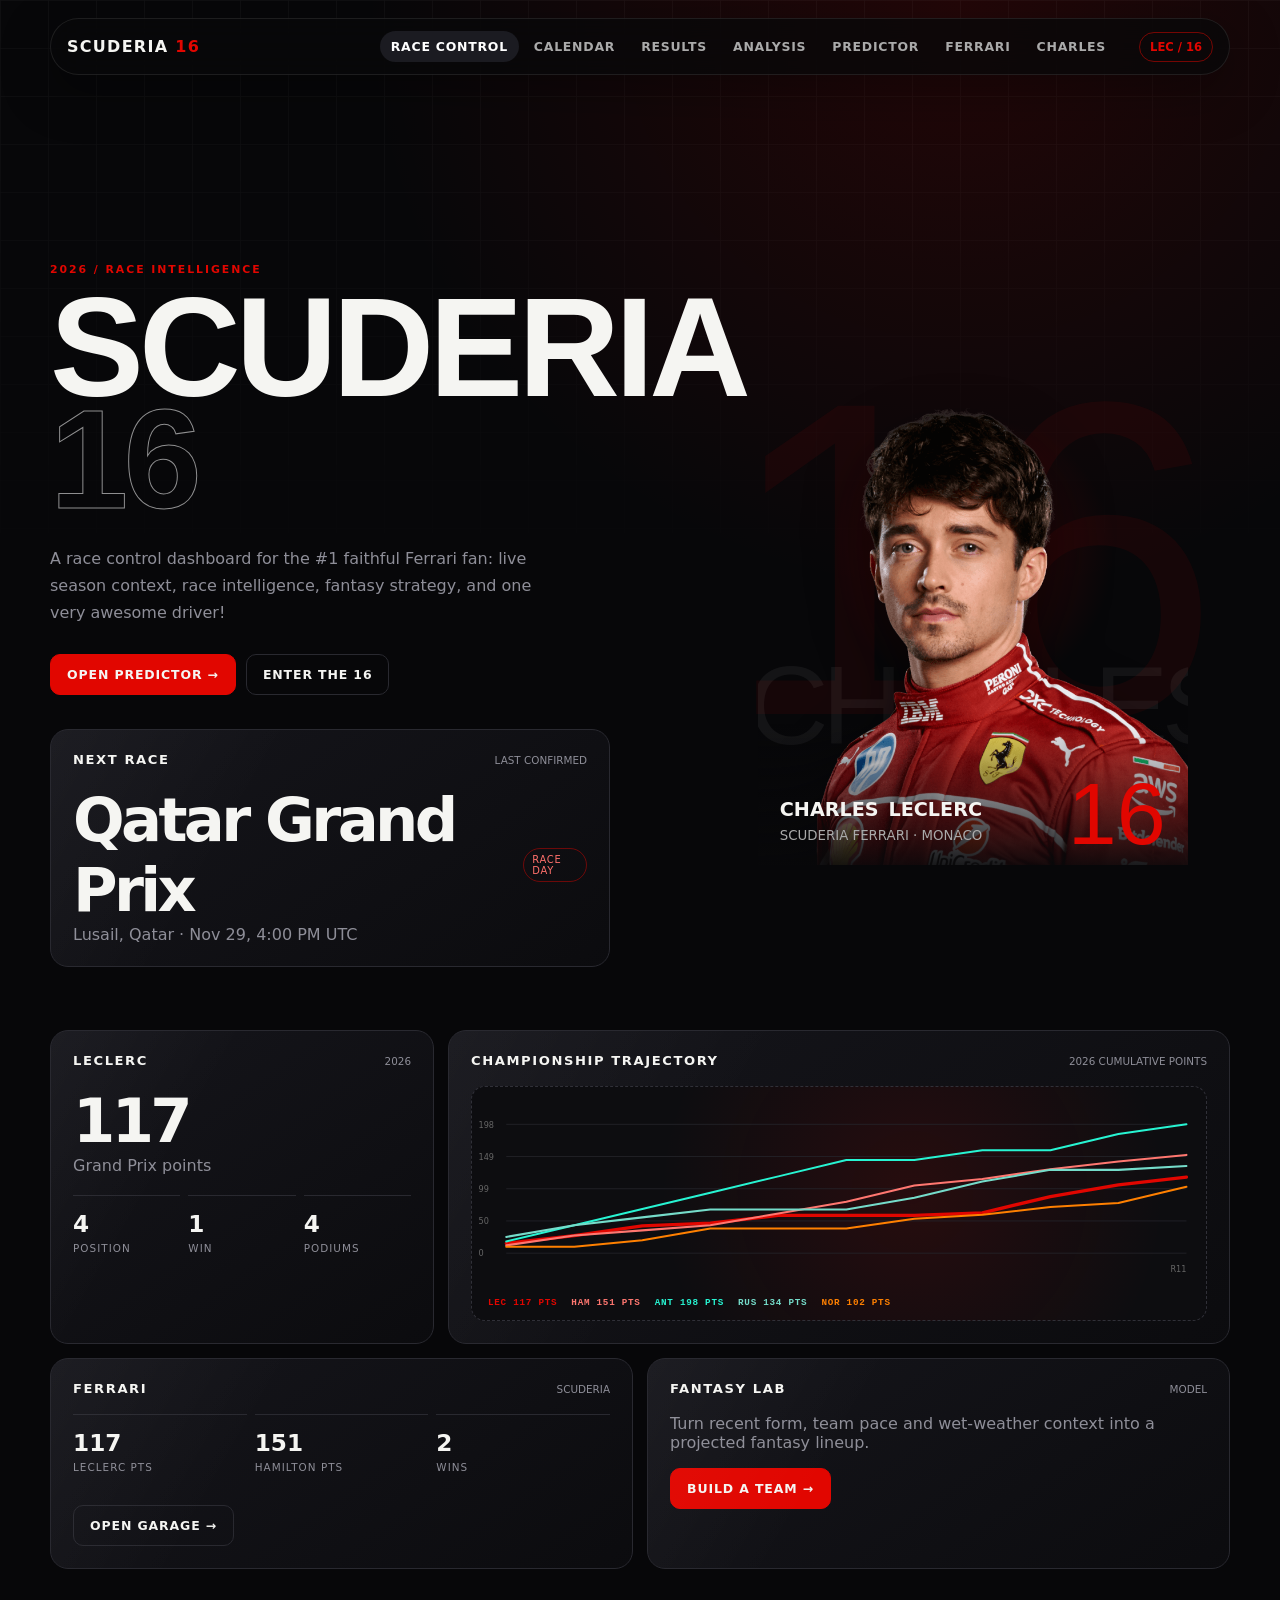
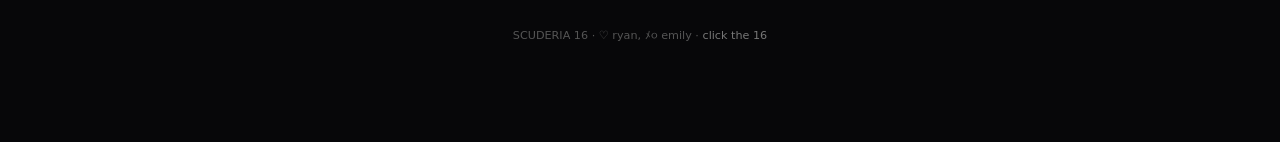
<file: docs/index.html>
<!doctype html>
<html lang="en">
  <head>
    <meta charset="utf-8" />
    <meta name="viewport" content="width=device-width,initial-scale=1" />
    <title>SCUDERIA 16 — Race Control</title>
    <link rel="stylesheet" href="css/style.css?v=layout-3" />
  </head>
  <body>
    <main class="page">
      <section class="hero">
        <div class="hero-copy">
          <div class="eyebrow">2026 / Race Intelligence</div>
          <h1 class="display">SCUDERIA<br /><span>16</span></h1>
          <p class="hero-sub">
            A race control dashboard for the #1 faithful Ferrari fan: live
            season context, race intelligence, fantasy strategy, and one very
            awesome driver!
          </p>
          <div class="hero-actions">
            <a class="btn btn-primary" href="fantasy.html">Open Predictor →</a>
            <a class="btn btn-ghost" href="charles.html">Enter The 16</a>
          </div>
          <div class="panel" style="margin-top: 34px; max-width: 560px">
            <div class="panel-title">
              <h3>Next Race</h3>
              <span id="race-status">LOADING</span>
            </div>
            <div class="race-strip">
              <div>
                <div class="big-number" id="next-race">—</div>
                <div class="muted" id="race-date">Loading calendar…</div>
              </div>
              <div class="badge red" id="countdown">—</div>
            </div>
          </div>
        </div>

        <div class="hero-visual">
          <div class="driver-card">
            <div class="driver-art">
              <img
                src="assets/charles-leclerc.png"
                alt="Charles Leclerc"
                class="hero-driver-image"
              />
            </div>
            <div class="driver-meta">
              <div>
                <strong>CHARLES LECLERC</strong>
                <small>SCUDERIA FERRARI · MONACO</small>
              </div>
              <div class="number">16</div>
            </div>
          </div>
        </div>
      </section>

      <section class="dashboard-grid">
        <div class="panel span-4">
          <div class="panel-title">
            <h3>Leclerc</h3>
            <span>2026</span>
          </div>
          <div class="big-number" data-count="117">0</div>
          <div class="muted">Grand Prix points</div>
          <div class="stat-row" style="margin-top: 20px">
            <div class="stat"><b>4</b><small>Position</small></div>
            <div class="stat"><b>1</b><small>Win</small></div>
            <div class="stat"><b>4</b><small>Podiums</small></div>
          </div>
        </div>

        <div class="panel span-8">
          <div class="panel-title">
            <h3>Championship Trajectory</h3>
            <span>2026 cumulative points</span>
          </div>
          <div
            id="championship-graph"
            style="
              position: relative;
              min-height: 210px;
              overflow: hidden;
              border: 1px dashed #303038;
              border-radius: 14px;
              background: radial-gradient(circle at 60% 45%, rgba(225, 6, 0, 0.12), transparent 55%), #0d0d10;
            "
          >
            <div
              id="championship-loading"
              class="muted"
              style="padding: 28px"
            >
              Loading championship trajectory…
            </div>
          </div>
        </div>

        <div class="panel span-6">
          <div class="panel-title">
            <h3>Ferrari</h3>
            <span>Scuderia</span>
          </div>
          <div class="stat-row">
            <div class="stat"><b>117</b><small>Leclerc pts</small></div>
            <div class="stat"><b>151</b><small>Hamilton pts</small></div>
            <div class="stat"><b>2</b><small>Wins</small></div>
          </div>
          <a class="btn btn-ghost" style="margin-top: 18px" href="ferrari.html">
            Open Garage →
          </a>
        </div>

        <div class="panel span-6">
          <div class="panel-title">
            <h3>Fantasy Lab</h3>
            <span>Model</span>
          </div>
          <p class="muted">
            Turn recent form, team pace and wet-weather context into a projected
            fantasy lineup.
          </p>
          <a class="btn btn-primary" href="fantasy.html">Build a Team →</a>
        </div>
      </section>

      <footer class="footer">
        SCUDERIA 16 · ♡ ryan, ﾒ૦ emily · 
        <span class="secret" data-message="FORZA FERRARI. 🏁">click the 16</span>
        
      </footer>
    </main>

    <script src="js/app.js?v=layout-3"></script>
    <script src="js/race-data.js?v=live-circuits-1"></script>
    <script>
      F1RaceData.subscribe(state => {
        const status = document.getElementById('race-status');
        if (!state) { status.textContent = 'UPDATES UNAVAILABLE'; return; }
        const race = state.nextRace;
        if (!race) {
          status.textContent = 'SEASON COMPLETE';
          document.getElementById('next-race').textContent = 'See you next season';
          document.getElementById('race-date').textContent = '';
          document.getElementById('countdown').textContent = '—';
          return;
        }
        const date = new Date(race.date + 'T' + (race.time || '00:00:00Z'));
        const days = Math.max(0, Math.ceil((date - Date.now()) / 86400000));
        document.getElementById('next-race').textContent = race.raceName;
        document.getElementById('race-date').textContent =
          `${race.Circuit.Location.locality}, ${race.Circuit.Location.country} · ${date.toLocaleString(undefined, {
            month: 'short', day: 'numeric', hour: 'numeric', minute: '2-digit', timeZoneName: 'short'
          })}`;
        document.getElementById('countdown').textContent = days === 0 ? 'RACE DAY' : `${days} DAYS`;
        status.textContent = state.live ? 'UP NEXT' : 'LAST CONFIRMED';
      });

      const graphDrivers = {
        LEC: { color: '#e10600', label: 'LEC' },
        HAM: { color: '#ff7770', label: 'HAM' },
        ANT: { color: '#27f4d2', label: 'ANT' },
        RUS: { color: '#75dcca', label: 'RUS' },
        NOR: { color: '#ff8000', label: 'NOR' }
      };

      async function renderChampionshipGraph() {
        const root = document.getElementById('championship-graph');
        const loading = document.getElementById('championship-loading');
        const history = [];

        for (let round = 1; round <= 11; round += 1) {
          try {
            const response = await fetch(`data/results_2026_r${round}.json`);
            if (!response.ok) continue;
            history.push({ round, results: await response.json() });
          } catch {
            // Skip unavailable rounds.
          }
        }

        if (!history.length) {
          loading.textContent = 'Championship data unavailable.';
          return;
        }

        const width = 900;
        const height = 210;
        const padding = { left: 42, right: 24, top: 22, bottom: 30 };
        const plotWidth = width - padding.left - padding.right;
        const plotHeight = height - padding.top - padding.bottom;
        const cumulative = {};
        let maxPoints = 0;

        Object.keys(graphDrivers).forEach(code => {
          cumulative[code] = [];
          let total = 0;

          history.forEach(item => {
            const result = item.results.find(
              driver => driver.Abbreviation === code
            );
            total += Number(result?.Points || 0);
            cumulative[code].push(total);
            maxPoints = Math.max(maxPoints, total);
          });
        });

        maxPoints = Math.max(maxPoints, 25);
        root.innerHTML = `
          <svg
            viewBox="0 0 ${width} ${height}"
            style="width:100%;height:210px;display:block"
            aria-label="Cumulative championship points graph"
          ></svg>
          <div
            id="championship-legend"
            style="display:flex;gap:14px;flex-wrap:wrap;padding:0 16px 12px"
          ></div>`;

        const svg = root.querySelector('svg');
        const ns = 'http://www.w3.org/2000/svg';

        for (let step = 0; step <= 4; step += 1) {
          const y = padding.top + (plotHeight * step) / 4;
          const value = Math.round(maxPoints * (1 - step / 4));
          const line = document.createElementNS(ns, 'line');
          line.setAttribute('x1', padding.left);
          line.setAttribute('x2', width - padding.right);
          line.setAttribute('y1', y);
          line.setAttribute('y2', y);
          line.setAttribute('stroke', '#24242b');
          svg.appendChild(line);

          const text = document.createElementNS(ns, 'text');
          text.textContent = value;
          text.setAttribute('x', 8);
          text.setAttribute('y', y + 4);
          text.setAttribute('fill', '#666');
          text.setAttribute('font-size', '10');
          svg.appendChild(text);
        }

        Object.entries(graphDrivers).forEach(([code, meta]) => {
          const points = cumulative[code]
            .map((value, index) => {
              const x =
                padding.left +
                (plotWidth * index) / Math.max(history.length - 1, 1);
              const y =
                padding.top +
                plotHeight * (1 - value / maxPoints);
              return `${x},${y}`;
            })
            .join(' ');

          const path = document.createElementNS(ns, 'polyline');
          path.setAttribute('points', points);
          path.setAttribute('fill', 'none');
          path.setAttribute('stroke', meta.color);
          path.setAttribute('stroke-width', code === 'LEC' ? '4' : '2.5');
          path.setAttribute('stroke-linecap', 'round');
          path.setAttribute('stroke-linejoin', 'round');
          path.setAttribute('pathLength', '1');
          path.style.strokeDasharray = '1';
          path.style.strokeDashoffset = '1';
          path.style.transition = 'stroke-dashoffset 1.4s ease';
          svg.appendChild(path);

          requestAnimationFrame(() => {
            path.style.strokeDashoffset = '0';
          });

          const legend = document.createElement('span');
          legend.style.cssText = `font:800 .58rem ui-monospace,monospace;color:${meta.color};letter-spacing:.08em`;
          legend.textContent = `${meta.label} ${cumulative[code].at(-1) || 0} PTS`;
          root.querySelector('#championship-legend').appendChild(legend);
        });

        const latestRound = document.createElementNS(ns, 'text');
        latestRound.textContent = `R${history.at(-1).round}`;
        latestRound.setAttribute('x', width - padding.right);
        latestRound.setAttribute('y', height - 7);
        latestRound.setAttribute('fill', '#666');
        latestRound.setAttribute('font-size', '10');
        latestRound.setAttribute('text-anchor', 'end');
        svg.appendChild(latestRound);
      }

      renderChampionshipGraph();
    </script>
  </body>
</html>
</file>
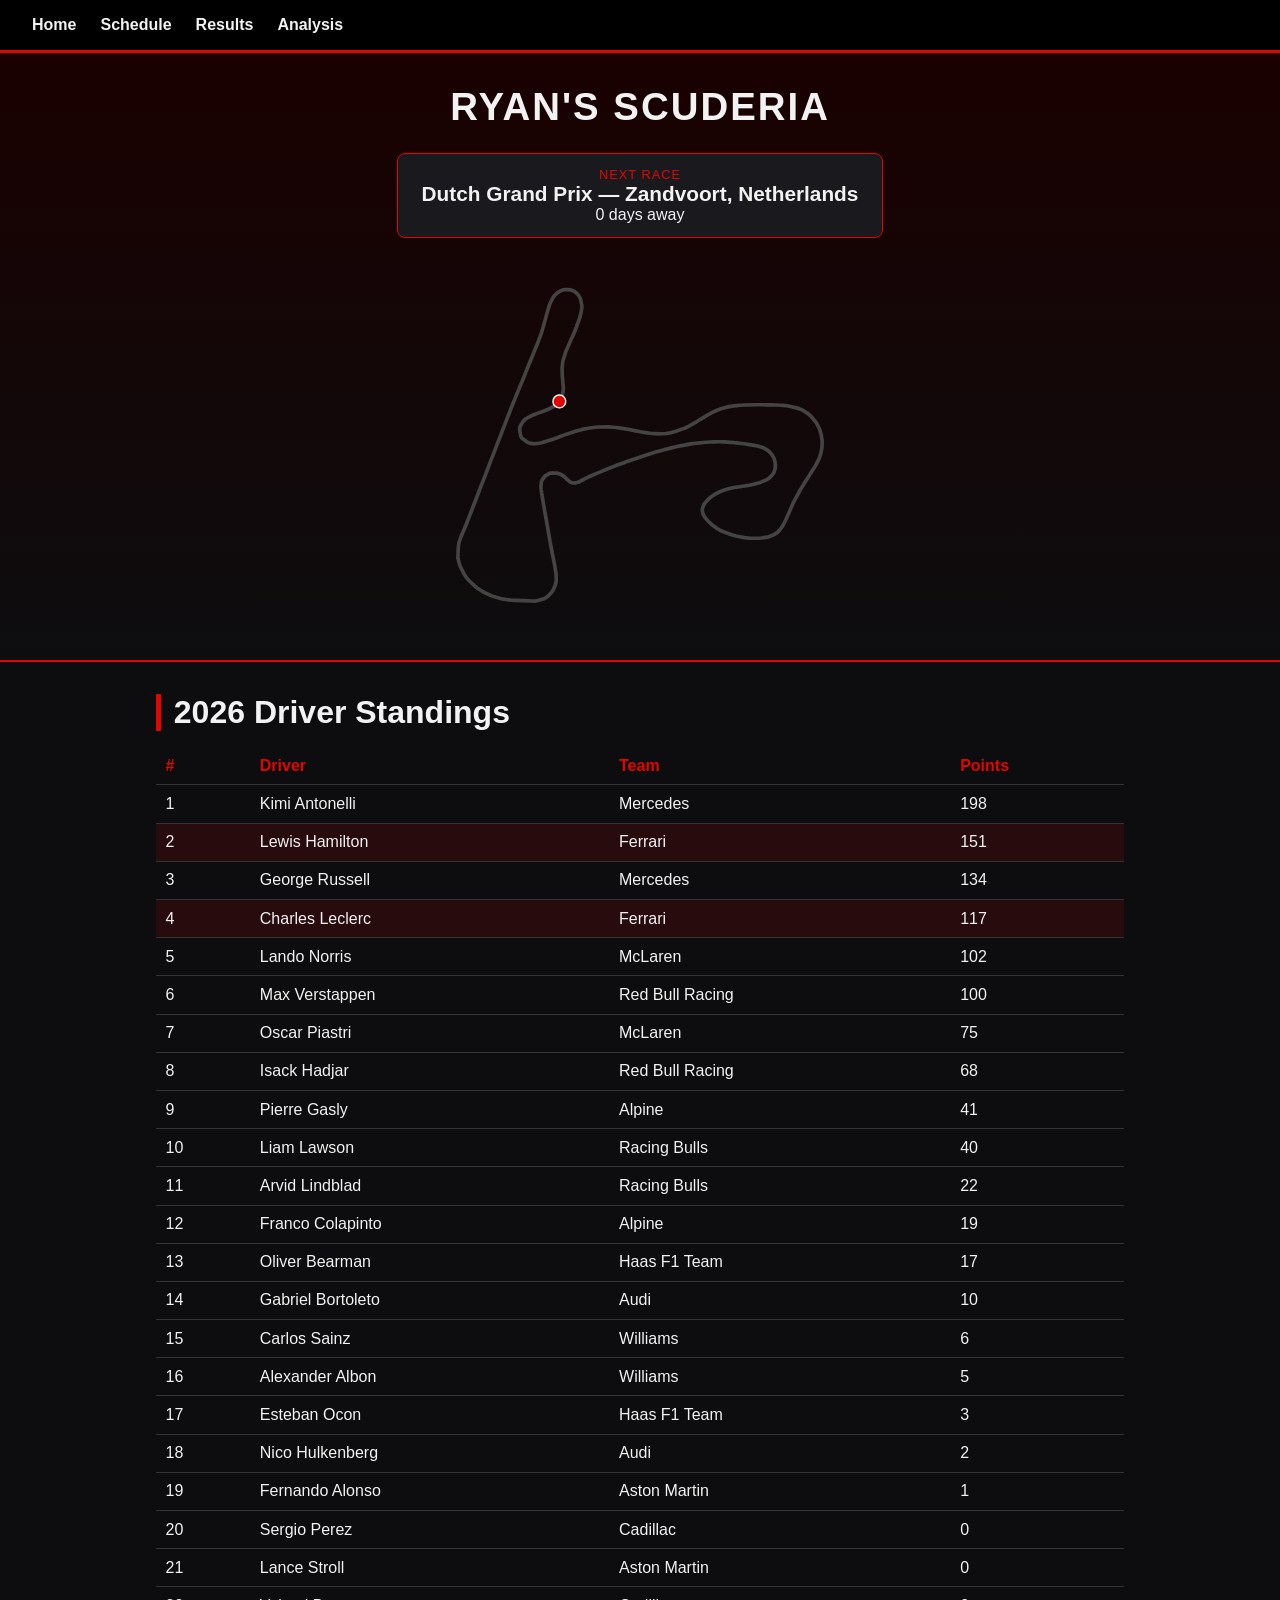
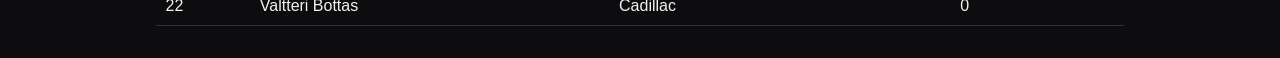
<file: public/index.html>
<!DOCTYPE html>
<html lang="en">
<head>
  <meta charset="UTF-8">
  <title>RYAN'S SCUDERIA</title>
  <link rel="stylesheet" href="css/style.css">
</head>
<body>
  <nav>
    <a href="index.html">Home</a>
    <a href="schedule.html">Schedule</a>
    <a href="results.html">Results</a>
    <a href="analysis.html">Analysis</a>
  </nav>

  <div class="hero">
    <h1>RYAN'S SCUDERIA</h1>

    <div class="race-preview">
      <div class="next-race-badge" id="next-race-badge">
        <div class="label">Next Race</div>
        <div class="name" id="next-race-name">Loading...</div>
        <div id="next-race-countdown"></div>
      </div>

      <svg id="track-svg" viewBox="0 0 600 400">
        <path id="track-path" fill="none" stroke="#444" stroke-width="4"/>
        <circle id="car-marker" r="7" fill="var(--red)" stroke="#fff" stroke-width="1.5"/>
      </svg>
    </div>
  </div>

  <div class="container">
    <h1>2026 Driver Standings</h1>
    <table id="standings-table">
      <thead><tr><th>#</th><th>Driver</th><th>Team</th><th>Points</th></tr></thead>
      <tbody></tbody>
    </table>
  </div>

  <script src="js/home.js"></script>
</body>
</html>
</file>
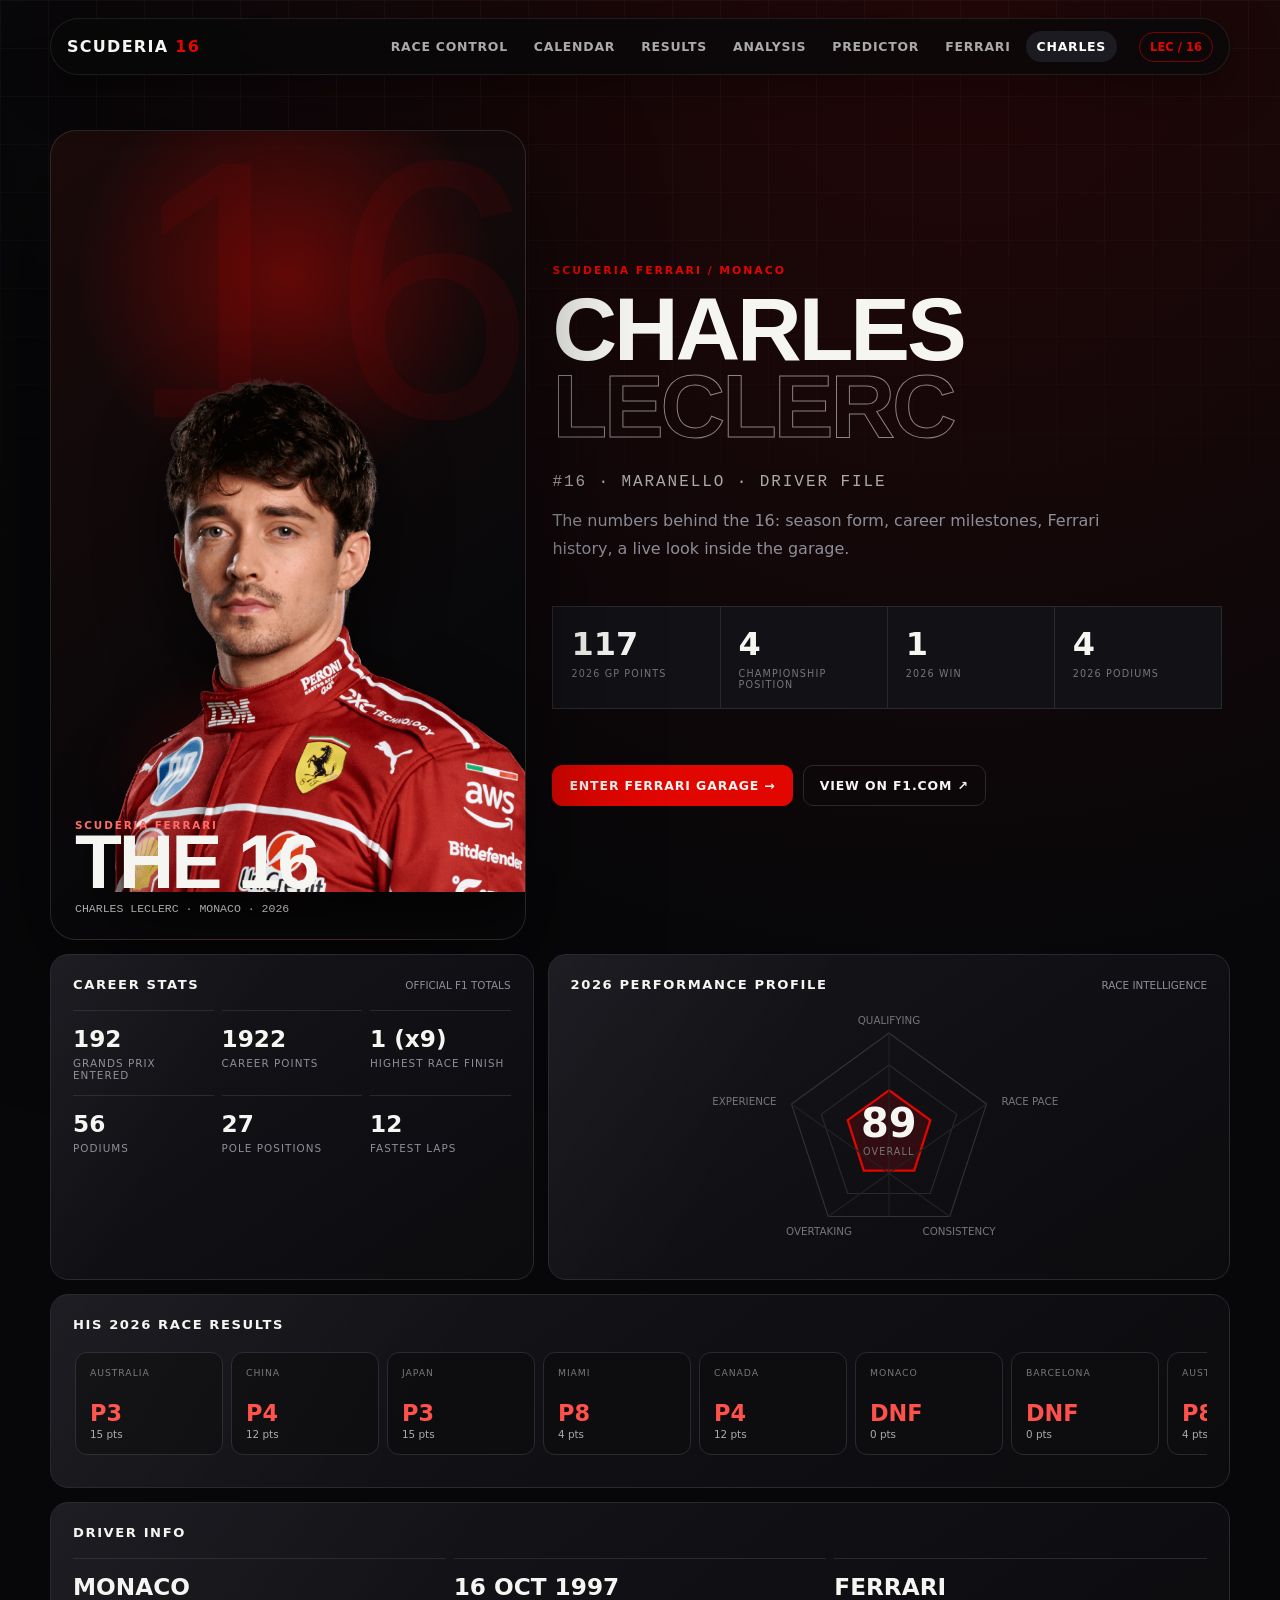
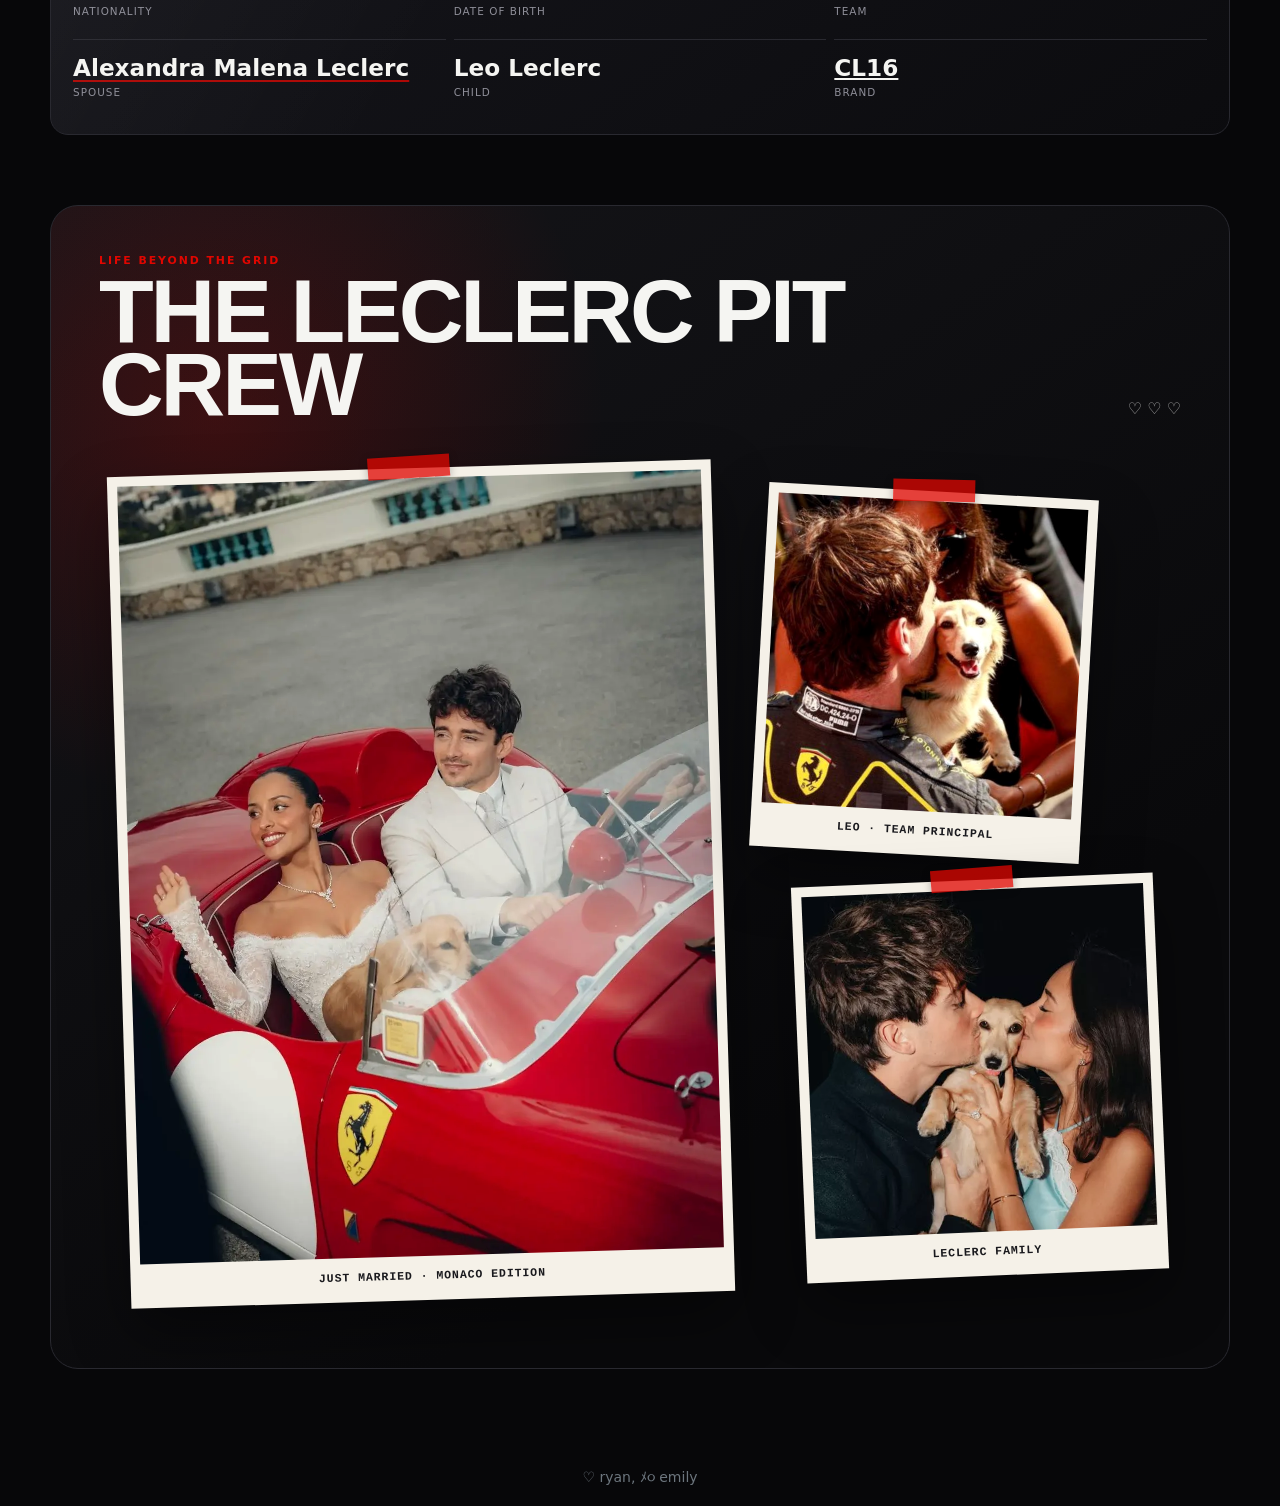
<file: docs/charles.html>
<!doctype html>
<html lang="en">
  <head>
    <meta charset="utf-8" />
    <meta name="viewport" content="width=device-width,initial-scale=1" />
    <title>Charles Leclerc — The 16</title>
    <link rel="stylesheet" href="css/style.css?v=driver-info-5" />
  </head>
  <body>
    <main class="page">
      <section class="driver-showcase">
        <div class="driver-portrait-panel">
          <div class="driver-portrait-glow"></div>
          <img
            class="driver-cutout"
            src="assets/charles-leclerc.png"
            alt="Charles Leclerc in Ferrari race suit"
          />
          <div class="driver-label">
            <div class="tiny">SCUDERIA FERRARI</div>
            <strong>THE 16</strong><span>CHARLES LECLERC · MONACO · 2026</span>
          </div>
        </div>
        <div class="driver-copy">
          <div class="eyebrow">Scuderia Ferrari / Monaco</div>
          <h1 class="display">CHARLES<br /><span>LECLERC</span></h1>
          <div class="mono">#16 · MARANELLO · DRIVER FILE</div>
          <p class="hero-sub">
            The numbers behind the 16: season form, career milestones, Ferrari
            history, a live look inside the garage.
          </p>
          <div class="driver-stat-grid">
            <div class="driver-stat"><b>117</b><span>2026 GP points</span></div>
            <div class="driver-stat">
              <b>4</b><span>Championship position</span>
            </div>
            <div class="driver-stat"><b>1</b><span>2026 win</span></div>
            <div class="driver-stat"><b>4</b><span>2026 podiums</span></div>
          </div>
          <div class="hero-actions">
            <a class="btn btn-primary" href="ferrari.html"
              >Enter Ferrari Garage →</a
            ><a
              class="btn btn-ghost"
              target="_blank"
              rel="noopener"
              href="https://www.formula1.com/en/drivers/charles-leclerc"
              >View on F1.com ↗</a
            >
          </div>
        </div>
      </section>
      <section class="showcase-grid">
        <article class="panel span-5">
          <div class="panel-title">
            <h3>Career Stats</h3>
            <span>Official F1 totals</span>
          </div>
          <div class="stat-row">
            <div class="stat">
              <b data-career-stat="Grands Prix Entered">182</b><small>Grands Prix entered</small>
            </div>
            <div class="stat">
              <b data-career-stat="Career Points">1810</b><small>Career points</small>
            </div>
            <div class="stat">
              <b data-career-stat="Highest Race Finish">1 (x9)</b><small>Highest race finish</small>
            </div>
          </div>
          <div class="stat-row">
            <div class="stat">
              <b data-career-stat="Podiums">54</b><small>Podiums</small>
            </div>
            <div class="stat">
              <b data-career-stat="Pole Positions">27</b><small>Pole positions</small>
            </div>
            <div class="stat">
              <b data-career-stat="Fastest Laps">12</b><small>Fastest laps</small>
            </div>
          </div>
        </article>
        <article class="panel span-7">
          <div class="panel-title">
            <h3>2026 Performance Profile</h3>
            <span>Race intelligence</span>
          </div>
          <div class="performance-radar">
            <svg
              class="radar-svg"
              viewBox="-30 0 340 215"
              role="img"
              aria-label="Performance profile: qualifying, race pace, consistency, overtaking, and experience"
            >
              <polygon
                points="140,20 225,82 193,180 87,180 55,82"
                fill="none"
                stroke="#333"
              />
              <polygon
                points="140,48 199,91 176,160 104,160 81,91"
                fill="none"
                stroke="#292930"
              />
              <polygon
                points="140,70 176,96 162,140 118,140 104,96"
                fill="rgba(225,6,0,.16)"
                stroke="#e10600"
                stroke-width="2"
              />
              <line x1="140" y1="20" x2="140" y2="180" stroke="#222" />
              <line x1="55" y1="82" x2="193" y2="180" stroke="#222" />
              <line x1="225" y1="82" x2="87" y2="180" stroke="#222" />
              <text
                x="140"
                y="12"
                fill="#777"
                text-anchor="middle"
                font-size="9"
              >
                QUALIFYING
              </text>
              <text
                x="238"
                y="83"
                fill="#777"
                text-anchor="start"
                font-size="9"
              >
                RACE PACE
              </text>
              <text
                x="201"
                y="196"
                fill="#777"
                text-anchor="middle"
                font-size="9"
              >
                CONSISTENCY
              </text>
              <text
                x="79"
                y="196"
                fill="#777"
                text-anchor="middle"
                font-size="9"
              >
                OVERTAKING
              </text>
              <text x="42" y="83" fill="#777" text-anchor="end" font-size="9">
                EXPERIENCE
              </text>
            </svg>
            <div class="radar-score"><b>89</b><small>overall</small></div>
          </div>
        </article>
        <article class="panel span-12">
          <div class="panel-title">
            <h3>His 2026 Race Results</h3>
          </div>
          <div
            class="result-strip"
            data-charles-results
            aria-label="Charles Leclerc's 2026 race results, ordered by round"
            tabindex="0"
          >
            <div class="result-chip">
              <small>Australia</small><b>P3</b><span>15 pts</span>
            </div>
            <div class="result-chip">
              <small>China</small><b>P4</b><span>12 pts</span>
            </div>
            <div class="result-chip">
              <small>Japan</small><b>P3</b><span>15 pts</span>
            </div>
            <div class="result-chip">
              <small>Miami</small><b>P8</b><span>4 pts</span>
            </div>
            <div class="result-chip">
              <small>Canada</small><b>P4</b><span>12 pts</span>
            </div>
            <div class="result-chip">
              <small>Monaco</small><b>DNF</b><span>0 pts</span>
            </div>
            <div class="result-chip">
              <small>Barcelona</small><b>DNF</b><span>0 pts</span>
            </div>
            <div class="result-chip">
              <small>Austria</small><b>P8</b><span>4 pts</span>
            </div>
            <div class="result-chip">
              <small>Great Britain</small><b>P1</b><span>25 pts</span>
            </div>
            <div class="result-chip">
              <small>Belgium</small><b>P2</b><span>18 pts</span>
            </div>
            <div class="result-chip">
              <small>Hungary</small><b>P4</b><span>12 pts</span>
            </div>
          </div>
        </article>
        <article class="panel span-12 driver-info-panel">
          <div class="panel-title">
            <h3>Driver Info</h3>
          </div>
          <div class="stat-row">
            <div class="stat">
              <b><span class="nationality-full">MONACO</span><span class="nationality-short">MON</span></b>
              <small>Nationality</small>
            </div>
            <div class="stat">
              <b>16 OCT 1997</b><small>Date of birth</small>
            </div>
            <div class="stat"><b>FERRARI</b><small>Team</small></div>
            <div class="stat">
              <b><button class="spouse-secret" type="button" data-secret-message="baddie alert!">Alexandra Malena Leclerc</button></b>
              <small>Spouse</small>
            </div>
            <div class="stat">
              <b>Leo Leclerc</b>
              <small>Child</small>
            </div>
            <div class="stat">
              <b>
                <a
                  href="https://shop.charlesleclerc.com/?srsltid=AfmBOopcP5cUZbIQCE5oTz3UYdhu7pifbRAdqp68GvGJWXH_RzC43JiQ"
                  target="_blank"
                  rel="noopener noreferrer"
                >CL16</a>
              </b>
              <small>Brand</small>
            </div>
          </div>
        </article>
      </section>

      <section class="leclerc-memories" aria-labelledby="leclerc-memories-title">
        <div class="memories-heading">
          <div>
            <div class="eyebrow">Life beyond the grid</div>
            <h2 class="display" id="leclerc-memories-title">THE LECLERC PIT CREW</h2>
          </div>
          <p> ♡ ♡ ♡ </p>
        </div>

        <div class="memory-collage">
          <figure class="memory-photo memory-photo-feature">
            <img
              src="assets/charles-alexandra-vintage.webp"
              alt="Charles Leclerc and Alexandra with Leo in a vintage red Ferrari"
              loading="lazy"
            />
            <figcaption>Just married · Monaco edition</figcaption>
          </figure>

          <div class="memory-photo-stack">
            <figure class="memory-photo memory-photo-leo">
              <img
                src="assets/charles-leo-paddock.jpg"
                alt="Charles Leclerc greeting Leo in the paddock"
                loading="lazy"
              />
              <figcaption>Leo · Team principal</figcaption>
            </figure>

            <figure class="memory-photo memory-photo-family">
              <img
                src="assets/charles-alexandra-leo.webp"
                alt="Charles Leclerc and Alexandra kissing Leo"
                loading="lazy"
              />
              <figcaption>Leclerc Family</figcaption>
            </figure>
          </div>
        </div>
      </section>
    </main>
    <script src="js/app.js?v=layout-3"></script>
    <script src="js/charles.js?v=career-stats-2"></script>
    <footer style="color: #6c757d; text-align: center; padding: 20px; font-size: 14px;">
      ♡ ryan, ﾒ૦ emily
    </footer>
  </body>
</html>
</file>
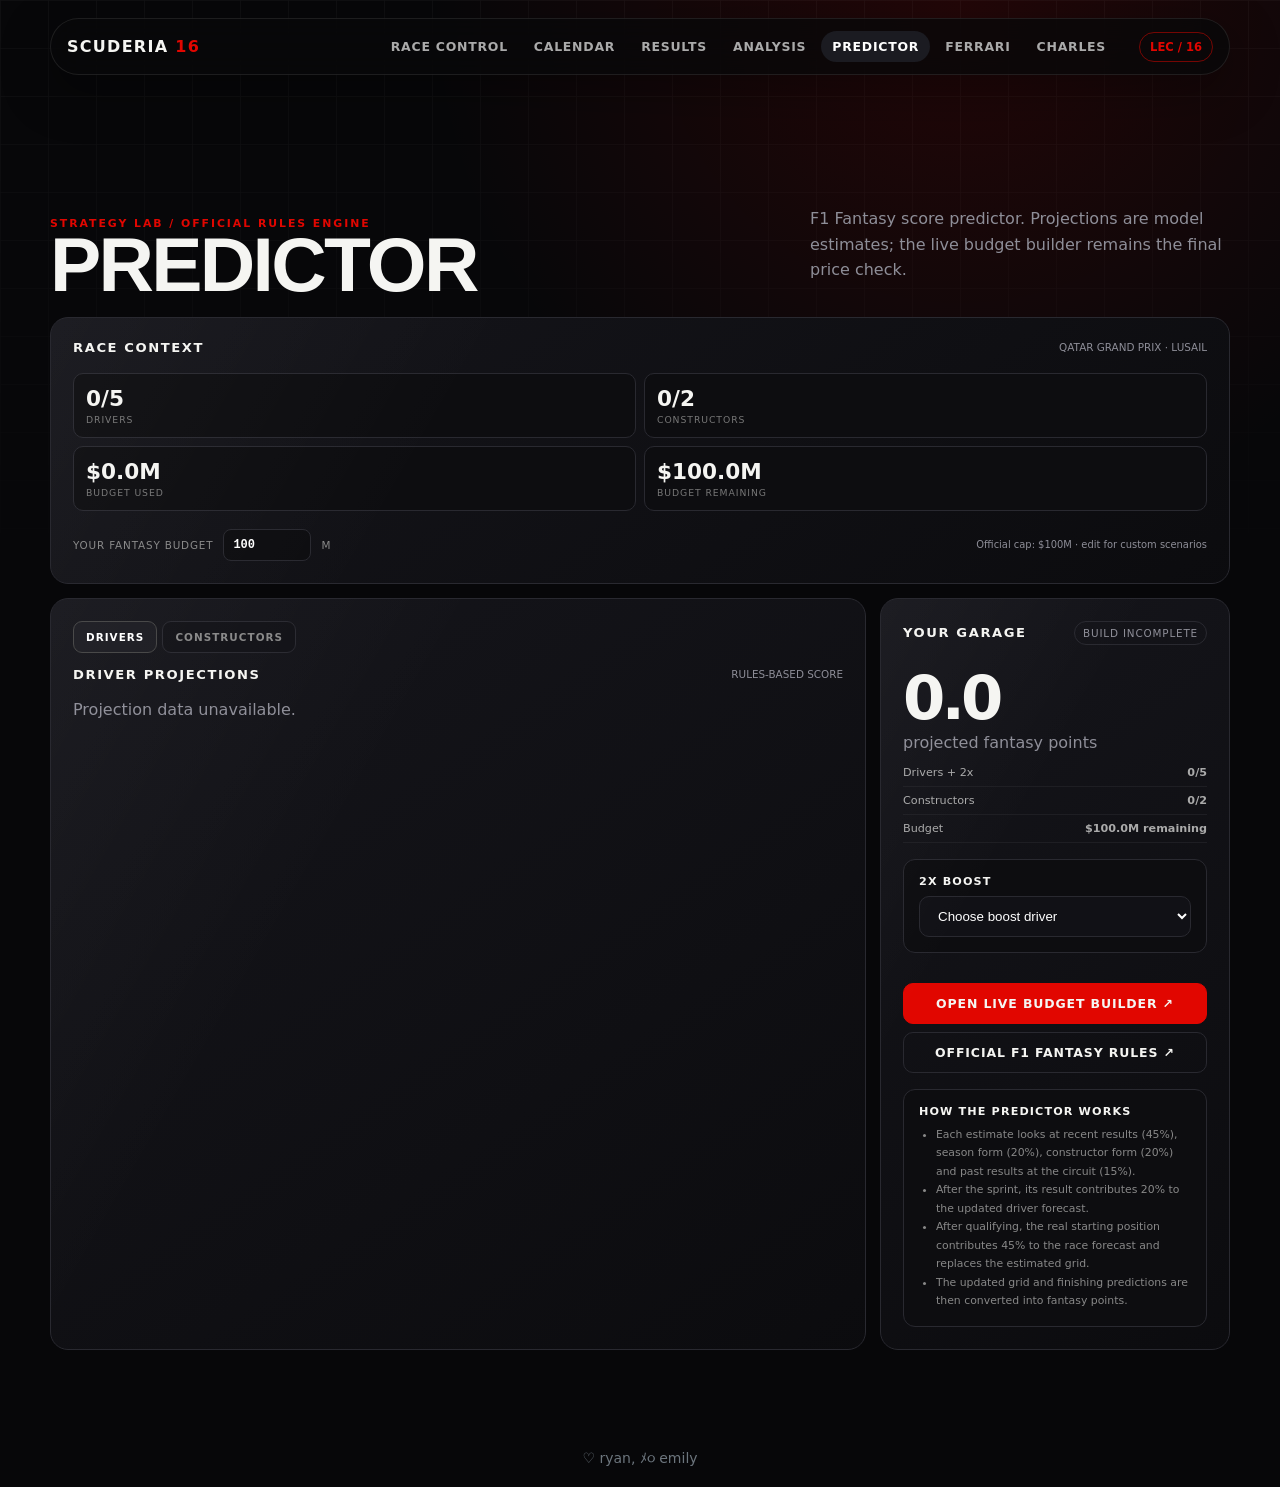
<file: docs/fantasy.html>
<!doctype html>
<html lang="en">
  <head>
    <meta charset="utf-8" />
    <meta name="viewport" content="width=device-width,initial-scale=1" />
    <title>Fantasy Predictor — Scuderia 16</title>
    <link rel="stylesheet" href="css/style.css" />
  </head>
  <body>
    <main class="page">
      <div class="section-head">
        <div>
          <div class="eyebrow">Strategy Lab / Official Rules Engine</div>
          <h1 class="display">PREDICTOR</h1>
        </div>
        <p>
          F1 Fantasy score predictor. Projections are model estimates; the live budget builder remains the
          final price check.
        </p>
      </div>

      <div class="panel" style="margin-bottom: 14px">
        <div class="panel-title">
          <h3>Race context</h3>
          <span id="race-context">Loading…</span>
        </div>

        <div class="budget-readout">
          <div class="budget-cell">
            <b id="driver-count-top">0/5</b>
            <span>Drivers</span>
          </div>
          <div class="budget-cell">
            <b id="constructor-count-top">0/2</b>
            <span>Constructors</span>
          </div>
          <div class="budget-cell">
            <b id="budget-used">$0.0M</b>
            <span>Budget used</span>
          </div>
          <div class="budget-cell">
            <b id="budget-left">$100.0M</b>
            <span>Budget remaining</span>
          </div>
        </div>

        <div
          style="
            display: flex;
            align-items: center;
            justify-content: space-between;
            gap: 14px;
            flex-wrap: wrap;
            padding-top: 4px;
          "
        >
          <label
            for="budget-cap"
            style="
              display: flex;
              align-items: center;
              gap: 10px;
              color: #888;
              font-size: 0.65rem;
              text-transform: uppercase;
              letter-spacing: 0.08em;
            "
          >
            Your fantasy budget
            <input
              id="budget-cap"
              type="number"
              min="50"
              max="250"
              step="0.5"
              value="100"
              inputmode="decimal"
              style="
                width: 88px;
                border: 1px solid var(--line);
                border-radius: 8px;
                background: #0d0d10;
                color: #fff;
                padding: 8px 9px;
                font: 800 0.75rem ui-monospace, monospace;
              "
            />
            M
          </label>
          <span id="budget-mode" class="muted" style="font-size: 0.62rem">
            Official cap: $100M · edit for custom scenarios
          </span>
        </div>
      </div>

      <div class="fantasy-shell">
        <section class="panel">
          <div class="fantasy-tabs">
            <button class="fantasy-tab active" data-tab="drivers">
              Drivers
            </button>
            <button class="fantasy-tab" data-tab="constructors">
              Constructors
            </button>
          </div>

          <div id="driver-section" class="fantasy-section active">
            <div class="panel-title">
              <h3>Driver projections</h3>
              <span>Rules-based score</span>
            </div>
            <div id="driver-list"></div>
          </div>

          <div id="constructor-section" class="fantasy-section">
            <div class="panel-title">
              <h3>Constructor projections</h3>
              <span>Two-car score</span>
            </div>
            <div id="constructor-list"></div>
          </div>
        </section>

        <aside class="panel sticky-card">
          <div class="panel-title">
            <h3>Your Garage</h3>
            <span id="team-status" class="badge">BUILD INCOMPLETE</span>
          </div>

          <div class="big-number" id="projected-total">0.0</div>
          <div class="muted">projected fantasy points</div>

          <div class="score-breakdown">
            <div class="score-line">
              <span>Drivers + 2x</span>
              <b id="driver-count-side">0/5</b>
            </div>
            <div class="score-line">
              <span>Constructors</span>
              <b id="constructor-count-side">0/2</b>
            </div>
            <div class="score-line">
              <span>Budget</span>
              <b id="budget-warning">$100.0M remaining</b>
            </div>
          </div>

          <div class="rules-box">
            <h4>2x Boost</h4>
            <select id="boost-driver" class="select" style="width: 100%">
              <option value="">Choose boost driver</option>
            </select>
          </div>

          <div id="selected-assets" class="selected-list"></div>

          <a
            class="btn btn-primary"
            style="width: 100%; justify-content: center"
            target="_blank"
            rel="noopener"
            href="https://f1fantasytools.com/budget-builder"
          >
            Open Live Budget Builder ↗
          </a>
          <a
            class="btn btn-ghost"
            style="width: 100%; justify-content: center; margin-top: 8px"
            target="_blank"
            rel="noopener"
            href="https://fantasy.formula1.com/en/game-rules"
          >
            Official F1 Fantasy Rules ↗
          </a>

          <div class="rules-box">
            <h4>How the predictor works</h4>
            <ul>
              <li>
                Each estimate looks at recent results (45%), season form (20%),
                constructor form (20%) and past results at the circuit (15%).
              </li>
              <li>
                After the sprint, its result contributes 20% to the updated
                driver forecast.
              </li>
              <li>
                After qualifying, the real starting position contributes 45%
                to the race forecast and replaces the estimated grid.
              </li>
              <li>
                The updated grid and finishing predictions are then converted
                into fantasy points.
              </li>
            </ul>
          </div>
        </aside>
      </div>
    </main>

    <script src="js/app.js?v=menu-1"></script>
    <script src="js/predictor.js"></script>
    <script>
      document.querySelectorAll('.fantasy-tab').forEach(button =>
        button.addEventListener('click', () => {
          document
            .querySelectorAll('.fantasy-tab')
            .forEach(tab => tab.classList.remove('active'));
          document
            .querySelectorAll('.fantasy-section')
            .forEach(section => section.classList.remove('active'));
          button.classList.add('active');
          document
            .getElementById(
              button.dataset.tab === 'drivers'
                ? 'driver-section'
                : 'constructor-section'
            )
            .classList.add('active');
        })
      );

      fetch('data/model/race_prediction_2026.json')
        .then(response => response.json())
        .then(prediction => {
          const select = document.getElementById('boost-driver');

          prediction.drivers
            .sort((a, b) => a.predictedFinish - b.predictedFinish)
            .forEach(driver => {
              const option = document.createElement('option');
              option.value = driver.code;
              option.textContent = `${driver.code} · ${driver.team}`;
              select.appendChild(option);
            });
        });
    </script>
    <footer style="color: #6c757d; text-align: center; padding: 20px; font-size: 14px;">
      ♡ ryan, ﾒ૦ emily
    </footer>
  </body>
</html>
</file>
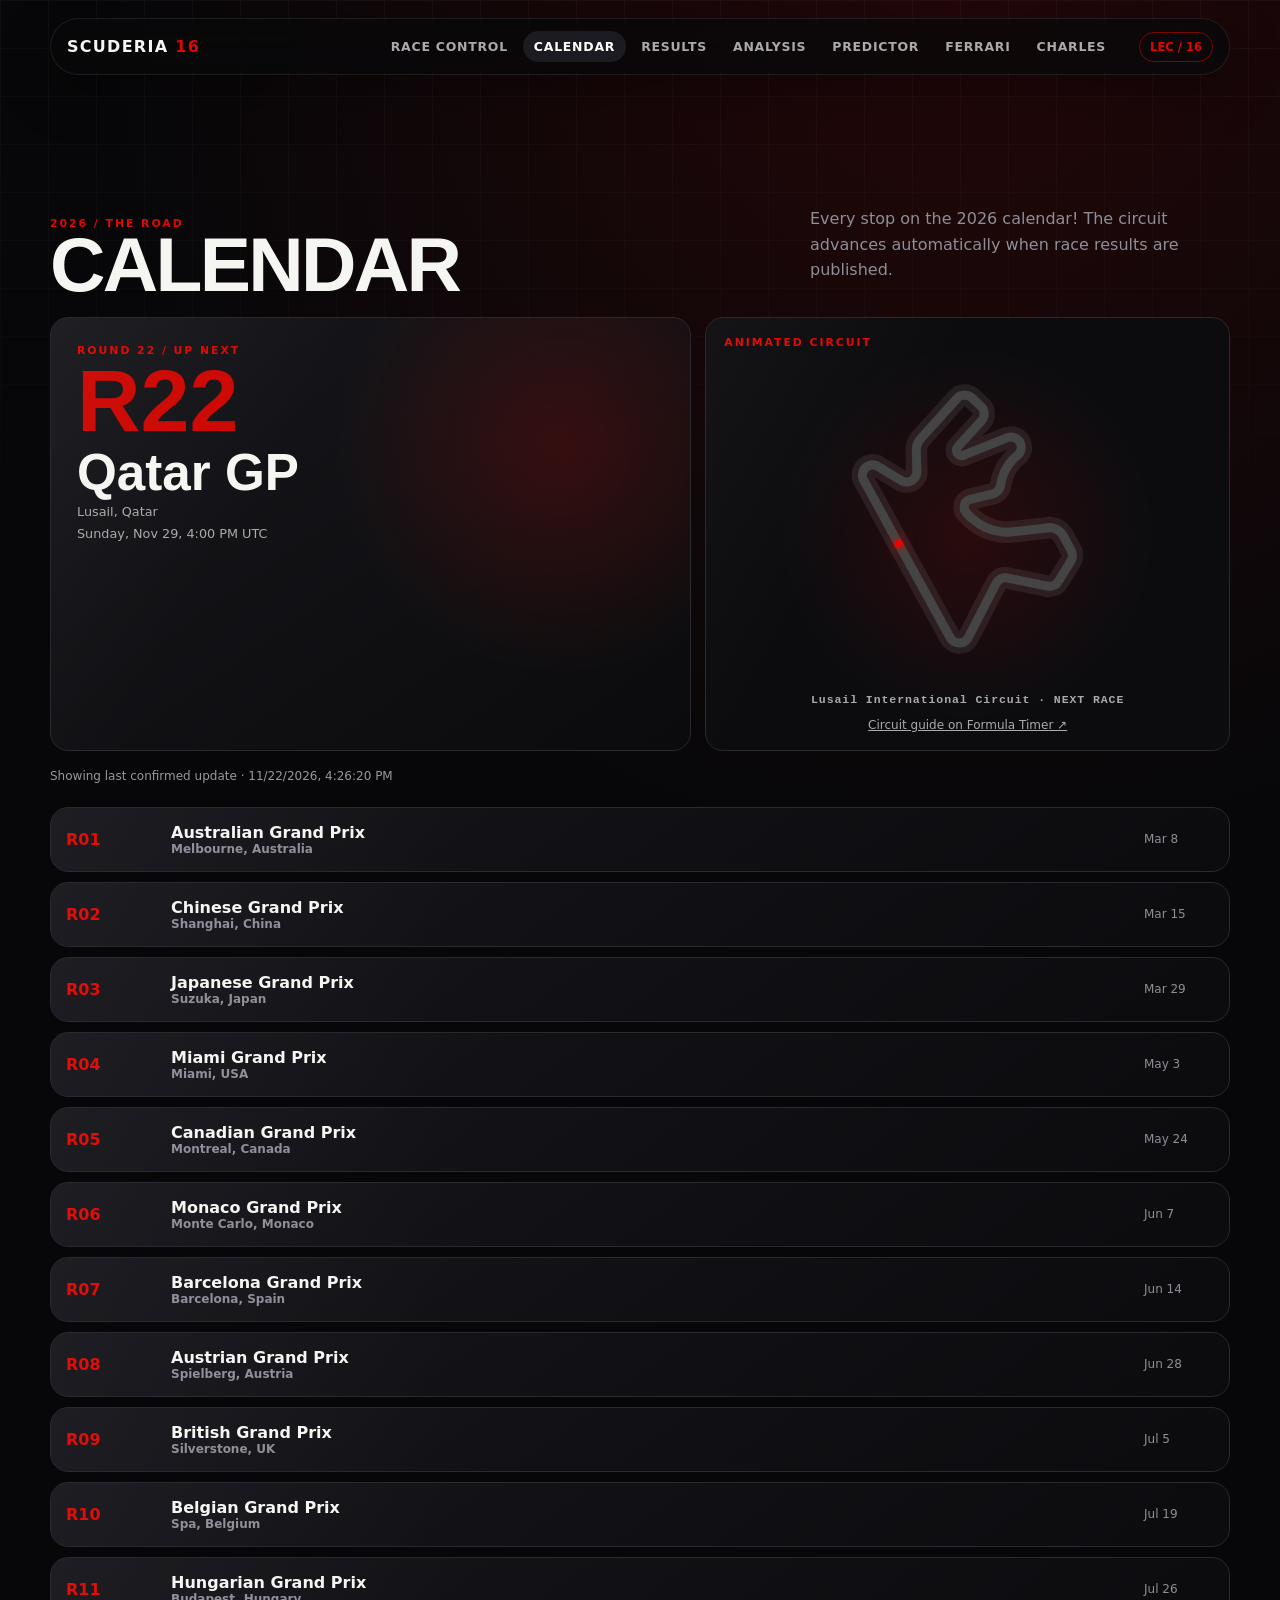
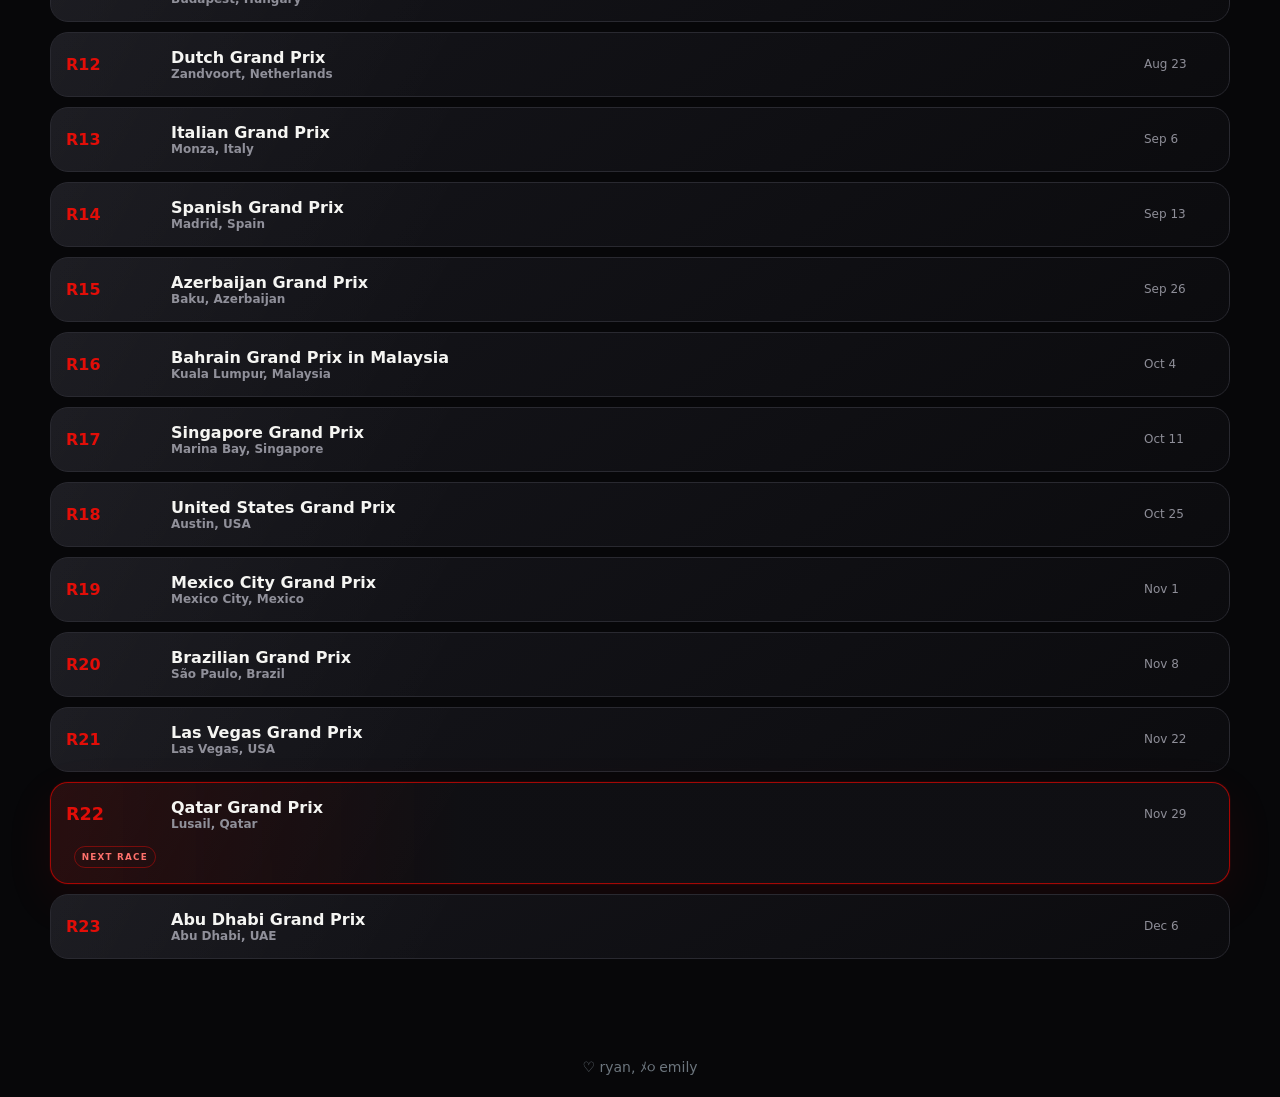
<file: docs/schedule.html>
<!doctype html>
<html lang="en">
  <head>
    <meta charset="utf-8" />
    <meta name="viewport" content="width=device-width,initial-scale=1" />
    <title>Calendar — Scuderia 16</title>
    <link rel="stylesheet" href="css/style.css?v=layout-3" />
    <link rel="stylesheet" href="css/enhancements.css?v=live-circuits-1" data-enhancements />
  </head>
  <body>
    <main class="page">
      <div class="section-head">
        <div>
          <div class="eyebrow">2026 / The Road</div>
          <h1 class="display">CALENDAR</h1>
        </div>
        <p>
          Every stop on the 2026 calendar! The circuit advances automatically when race results are published.
        </p>
      </div>
      <div id="calendar"></div>
    </main>
    <script src="js/app.js?v=layout-3"></script>
    <script src="js/race-data.js?v=live-circuits-1"></script>
    <script src="js/schedule.js?v=live-circuits-1"></script>
  <footer style="color: #6c757d; text-align: center; padding: 20px; font-size: 14px;">
    ♡ ryan, ﾒ૦ emily
  </footer>
  </body>
</html>
</file>
<file: docs/css/style.css>
:root {
  --bg: #070709;
  --panel: #101014;
  --line: #292930;
  --text: #f5f5f2;
  --muted: #8e8e98;
  --red: #e10600;
  --red2: #ff3b30;
  --font:
    Inter, ui-sans-serif, system-ui, -apple-system, BlinkMacSystemFont,
    'Segoe UI', sans-serif;
  --display: Impact, 'Arial Narrow', 'Segoe UI', sans-serif;
}
* {
  box-sizing: border-box;
}
html {
  scroll-behavior: smooth;
}
body {
  margin: 0;
  background:
    radial-gradient(circle at 75% 0%, rgba(225, 6, 0, 0.13), transparent 30%),
    var(--bg);
  color: var(--text);
  font-family: var(--font);
  min-height: 100vh;
}
body:before {
  content: '';
  position: fixed;
  inset: 0;
  pointer-events: none;
  opacity: 0.045;
  background-image:
    linear-gradient(rgba(255, 255, 255, 0.8) 1px, transparent 1px),
    linear-gradient(90deg, rgba(255, 255, 255, 0.8) 1px, transparent 1px);
  background-size: 48px 48px;
  mask-image: linear-gradient(to bottom, black, transparent 75%);
  z-index: -1;
}
a {
  color: inherit;
}
.site-nav {
  position: fixed;
  z-index: 20;
  top: 18px;
  left: 50%;
  transform: translateX(-50%);
  width: min(1180px, calc(100% - 32px));
  display: flex;
  align-items: center;
  gap: 22px;
  padding: 12px 16px;
  background: rgba(8, 8, 10, 0.78);
  border: 1px solid rgba(255, 255, 255, 0.09);
  backdrop-filter: blur(18px);
  border-radius: 999px;
  box-shadow: 0 16px 50px rgba(0, 0, 0, 0.35);
}
.brand {
  font-weight: 900;
  letter-spacing: 0.08em;
  text-decoration: none;
  margin-right: auto;
}
.brand span {
  color: var(--red);
}
.nav-links {
  display: flex;
  gap: 4px;
}
.nav-links a {
  padding: 8px 11px;
  border-radius: 999px;
  color: #aaa;
  text-decoration: none;
  font-size: 0.78rem;
  font-weight: 700;
  letter-spacing: 0.06em;
  text-transform: uppercase;
}
.nav-links a:hover,
.nav-links a.active {
  background: #1b1b21;
  color: #fff;
}
.nav-toggle {
  display: none;
  width: 38px;
  height: 38px;
  padding: 9px;
  border: 1px solid rgba(255, 255, 255, 0.14);
  border-radius: 50%;
  background: #15151a;
  color: #fff;
  cursor: pointer;
}
.nav-toggle span {
  display: block;
  width: 100%;
  height: 2px;
  margin: 4px 0;
  border-radius: 2px;
  background: currentColor;
  transition: transform 180ms ease, opacity 180ms ease;
}
.nav-16 {
  font-size: 0.72rem;
  color: var(--red);
  font-weight: 900;
  border: 1px solid rgba(225, 6, 0, 0.5);
  padding: 7px 10px;
  border-radius: 999px;
}
.page {
  width: min(1180px, calc(100% - 32px));
  margin: 0 auto;
  padding: 130px 0 80px;
}
.eyebrow {
  font-size: 0.68rem;
  text-transform: uppercase;
  letter-spacing: 0.18em;
  color: var(--red);
  font-weight: 900;
}
.display {
  font-family: var(--display);
  text-transform: uppercase;
  letter-spacing: -0.035em;
}
.hero {
  min-height: calc(100vh - 30px);
  display: grid;
  grid-template-columns: 1.05fr 0.95fr;
  align-items: center;
  gap: 40px;
  padding-top: 100px;
}
.hero h1 {
  font-size: clamp(4.8rem, 11vw, 10rem);
  line-height: 0.8;
  margin: 16px 0 28px;
}
.hero h1 span {
  display: block;
  color: transparent;
  -webkit-text-stroke: 1px rgba(255, 255, 255, 0.55);
}
.hero-copy {
  max-width: 650px;
}
.hero-sub {
  color: var(--muted);
  max-width: 500px;
  line-height: 1.7;
  font-size: 1rem;
}
.hero-actions {
  display: flex;
  gap: 10px;
  margin-top: 28px;
  flex-wrap: wrap;
}
.btn {
  display: inline-flex;
  align-items: center;
  gap: 9px;
  padding: 12px 16px;
  border-radius: 10px;
  border: 1px solid var(--line);
  text-decoration: none;
  font-weight: 800;
  font-size: 0.78rem;
  text-transform: uppercase;
  letter-spacing: 0.07em;
}
.btn-primary {
  background: var(--red);
  border-color: var(--red);
}
.btn-primary:hover {
  background: var(--red2);
}
.btn-ghost:hover {
  border-color: #555;
}
.hero-visual {
  position: relative;
  min-height: 560px;
  display: flex;
  align-items: center;
  justify-content: center;
}
.hero-visual:before {
  content: '16';
  position: absolute;
  font-family: var(--display);
  font-size: 28rem;
  line-height: 1;
  color: rgba(225, 6, 0, 0.07);
  right: -15px;
  top: 0;
}
.driver-card {
  position: relative;
  width: min(430px, 100%);
  height: 500px;
  border: 0;
  background: transparent;
  overflow: hidden;
  border-radius: 0;
  box-shadow: none;
}
.driver-card:after {
  content: '';
  position: absolute;
  inset: 0;
  background: linear-gradient(
    120deg,
    transparent 40%,
    rgba(225, 6, 0, 0.25),
    transparent 70%
  );
  transform: translateX(-100%);
  animation: sheen 6s infinite;
}
.driver-art {
  position: absolute;
  inset: 0;
  background: radial-gradient(circle at 50% 38%, rgba(225, 6, 0, 0.22), transparent 38%);
}
.hero-driver-image {
  position: absolute;
  z-index: 2;
  left: 50%;
  bottom: -8px;
  transform: translateX(-50%);
  height: 96%;
  width: auto;
  max-width: 135%;
  object-fit: contain;
  filter: drop-shadow(0 25px 28px rgba(0, 0, 0, 0.6));
}
.driver-art:before {
  content: 'CHARLES';
  position: absolute;
  bottom: 95px;
  left: -10px;
  font-family: var(--display);
  font-size: 7rem;
  letter-spacing: -0.06em;
  color: rgba(255, 255, 255, 0.055);
}
.driver-art:after {
  content: 'LECLERC';
  position: absolute;
  bottom: 35px;
  right: 18px;
  font-family: var(--display);
  font-size: 3rem;
  color: rgba(255, 255, 255, 0.14);
}
.driver-meta {
  position: absolute;
  z-index: 2;
  inset: auto 0 0;
  display: grid;
  grid-template-columns: minmax(0, 1fr) auto;
  gap: 18px;
  align-items: end;
  padding: 58px 22px 20px;
  background: linear-gradient(transparent, rgba(8, 8, 10, 0.92));
}
.driver-meta strong {
  display: block;
  font-size: clamp(1rem, 1.5vw, 1.3rem);
  line-height: 1.05;
  word-spacing: 0.16em;
}
.driver-meta small {
  display: block;
  color: #aaa;
  margin-top: 7px;
  line-height: 1.35;
}
.number {
  font-family: var(--display);
  font-size: clamp(4.5rem, 7vw, 5.5rem);
  line-height: 0.72;
  color: var(--red);
}
.dashboard-grid {
  display: grid;
  grid-template-columns: repeat(12, 1fr);
  gap: 14px;
  margin-top: 30px;
}
.panel {
  background: linear-gradient(
    145deg,
    rgba(22, 22, 28, 0.96),
    rgba(12, 12, 15, 0.96)
  );
  border: 1px solid var(--line);
  border-radius: 18px;
  padding: 22px;
  position: relative;
  overflow: hidden;
}
.panel:before {
  content: '';
  position: absolute;
  inset: 0;
  background: linear-gradient(
    120deg,
    rgba(255, 255, 255, 0.035),
    transparent 35%
  );
  pointer-events: none;
}
.span-4 {
  grid-column: span 4;
}
.span-6 {
  grid-column: span 6;
}
.span-8 {
  grid-column: span 8;
}
.span-12 {
  grid-column: span 12;
}
.panel-title {
  display: flex;
  justify-content: space-between;
  align-items: center;
  margin-bottom: 18px;
}
.panel-title h2,
.panel-title h3 {
  margin: 0;
  font-size: 0.82rem;
  text-transform: uppercase;
  letter-spacing: 0.12em;
}
.panel-title span {
  font-size: 0.65rem;
  color: var(--muted);
  text-transform: uppercase;
}
.big-number {
  font-size: 3.8rem;
  font-weight: 900;
  letter-spacing: -0.06em;
}
.muted {
  color: var(--muted);
}
.stat-row {
  display: grid;
  grid-template-columns: repeat(3, 1fr);
  gap: 8px;
}
.stat {
  padding: 14px 0;
  border-top: 1px solid var(--line);
}
.stat b {
  font-size: 1.45rem;
}
.stat small {
  display: block;
  color: var(--muted);
  font-size: 0.65rem;
  text-transform: uppercase;
  letter-spacing: 0.1em;
  margin-top: 5px;
}
.race-strip {
  display: flex;
  align-items: center;
  justify-content: space-between;
  gap: 20px;
}
.race-track {
  height: 150px;
  border: 1px dashed #3a3a43;
  border-radius: 14px;
  position: relative;
  overflow: hidden;
  background: radial-gradient(circle, rgba(225, 6, 0, 0.12), transparent 60%);
}
.race-track svg {
  width: 100%;
  height: 100%;
}
.section-head {
  display: flex;
  justify-content: space-between;
  align-items: end;
  margin: 60px 0 18px;
}
.section-head h1 {
  font-size: clamp(2.5rem, 6vw, 5.5rem);
  margin: 0;
  line-height: 0.9;
}
.section-head p {
  color: var(--muted);
  max-width: 420px;
  line-height: 1.6;
}
.table-wrap {
  overflow: auto;
  border: 1px solid var(--line);
  border-radius: 16px;
}
.data-table {
  width: 100%;
  border-collapse: collapse;
  min-width: 650px;
}
.data-table th {
  font-size: 0.65rem;
  color: #777;
  text-transform: uppercase;
  letter-spacing: 0.12em;
  text-align: left;
  padding: 14px;
  border-bottom: 1px solid var(--line);
}
.data-table td {
  padding: 15px 14px;
  border-bottom: 1px solid #1d1d22;
  font-size: 0.88rem;
}
.data-table tr:last-child td {
  border-bottom: 0;
}
.data-table tr:hover {
  background: #15151a;
}
.ferrari-row {
  background: rgba(225, 6, 0, 0.08) !important;
}
.badge {
  display: inline-flex;
  padding: 5px 8px;
  border: 1px solid var(--line);
  border-radius: 999px;
  font-size: 0.62rem;
  text-transform: uppercase;
  letter-spacing: 0.08em;
}
.badge.red {
  border-color: rgba(225, 6, 0, 0.45);
  color: #ff706b;
}
.select {
  background: #111116;
  color: #fff;
  border: 1px solid var(--line);
  padding: 11px 14px;
  border-radius: 10px;
}
.chart-panel canvas {
  max-height: 350px;
}
.timeline {
  display: grid;
  gap: 10px;
}
.timeline-item {
  display: grid;
  grid-template-columns: 90px 1fr 70px;
  gap: 15px;
  align-items: center;
  padding: 15px;
  border-top: 1px solid var(--line);
}
.timeline-item .round {
  font-weight: 900;
  color: var(--red);
}
.timeline-item .event {
  font-weight: 800;
}
.timeline-item .date {
  color: var(--muted);
  font-size: 0.75rem;
}
.driver-hero {
  min-height: 80vh;
  display: grid;
  grid-template-columns: 0.9fr 1.1fr;
  align-items: end;
  gap: 30px;
}
.driver-photo {
  height: 650px;
  border-radius: 28px;
  border: 1px solid var(--line);
  position: relative;
  overflow: hidden;
  background:
    radial-gradient(circle at 55% 25%, rgba(225, 6, 0, 0.45), transparent 25%),
    linear-gradient(150deg, #27272e, #09090b 65%);
}
.driver-photo:before {
  content: 'CHARLES\A LECLERC';
  white-space: pre;
  position: absolute;
  left: 22px;
  bottom: 22px;
  font-family: var(--display);
  font-size: clamp(4rem, 8vw, 8rem);
  line-height: 0.78;
  color: rgba(255, 255, 255, 0.08);
}
.driver-photo .helmet {
  position: absolute;
  width: 170px;
  height: 170px;
  border-radius: 48% 48% 42% 42%;
  background: linear-gradient(
    145deg,
    #f1f1ed,
    #bdc0c4 35%,
    #121216 37%,
    #09090b 68%
  );
  top: 25%;
  left: 50%;
  transform: translateX(-50%) rotate(-5deg);
  box-shadow: 0 30px 80px #000;
}
.driver-photo .visor {
  position: absolute;
  width: 145px;
  height: 55px;
  background: #09090b;
  border: 4px solid #555;
  border-radius: 50%;
  top: 36%;
  left: 50%;
  transform: translateX(-50%) rotate(-5deg);
}
.driver-info h1 {
  font-size: clamp(5rem, 10vw, 9rem);
  margin: 10px 0;
  line-height: 0.78;
}
.driver-info .mono {
  font-family: ui-monospace, monospace;
  color: #aaa;
}
.metric-grid {
  display: grid;
  grid-template-columns: repeat(4, 1fr);
  gap: 1px;
  background: var(--line);
  border: 1px solid var(--line);
  margin-top: 28px;
}
.metric {
  background: var(--panel);
  padding: 20px;
}
.metric b {
  display: block;
  font-size: 2rem;
}
.metric span {
  font-size: 0.62rem;
  color: #777;
  text-transform: uppercase;
  letter-spacing: 0.1em;
}
.bar {
  height: 5px;
  background: #25252b;
  border-radius: 999px;
  overflow: hidden;
}
.bar i {
  display: block;
  height: 100%;
  background: var(--red);
}
.fantasy-board {
  display: grid;
  grid-template-columns: 1fr 330px;
  gap: 14px;
}
.driver-pick {
  display: grid;
  grid-template-columns: 50px 1fr 90px;
  align-items: center;
  gap: 15px;
  padding: 16px;
  border-bottom: 1px solid var(--line);
  cursor: pointer;
}
.driver-pick:hover,
.driver-pick.selected {
  background: rgba(225, 6, 0, 0.09);
}
.pick-num {
  font-family: var(--display);
  font-size: 2rem;
  color: #777;
}
.pick-name b {
  display: block;
}
.pick-name small {
  color: #777;
}
.pick-score {
  text-align: right;
  font-weight: 900;
}
.sticky-card {
  position: sticky;
  top: 100px;
}
.selected-list {
  display: grid;
  gap: 8px;
  margin: 15px 0;
}
.selected-chip {
  display: flex;
  justify-content: space-between;
  padding: 11px;
  background: #19191f;
  border: 1px solid var(--line);
  border-radius: 9px;
}
.footer {
  padding: 60px 20px 20px;
  color: #555;
  font-size: 0.7rem;
  text-align: center;
}
.secret {
  cursor: pointer;
  color: #777;
}
.secret:hover {
  color: #fff;
}
@keyframes sheen {
  0%,
  55% {
    transform: translateX(-120%);
  }
  75%,
  100% {
    transform: translateX(120%);
  }
}
@media (max-width: 900px) {
  .nav-links {
    display: none;
    position: absolute;
    top: calc(100% + 9px);
    left: 0;
    right: 0;
    grid-template-columns: repeat(2, minmax(0, 1fr));
    gap: 5px;
    padding: 10px;
    background: rgba(8, 8, 10, 0.96);
    border: 1px solid rgba(255, 255, 255, 0.1);
    border-radius: 22px;
    box-shadow: 0 20px 50px rgba(0, 0, 0, 0.55);
    backdrop-filter: blur(18px);
  }
  .site-nav.menu-open .nav-links {
    display: grid;
  }
  .nav-links a {
    padding: 12px 14px;
  }
  .nav-toggle {
    display: block;
  }
  .site-nav.menu-open .nav-toggle span:nth-child(1) {
    transform: translateY(6px) rotate(45deg);
  }
  .site-nav.menu-open .nav-toggle span:nth-child(2) {
    opacity: 0;
  }
  .site-nav.menu-open .nav-toggle span:nth-child(3) {
    transform: translateY(-6px) rotate(-45deg);
  }
  .hero,
  .driver-hero {
    grid-template-columns: 1fr;
  }
  .hero {
    padding-top: 88px;
    gap: 12px;
  }
  .hero-visual {
    order: -1;
    min-height: 430px;
  }
  .driver-card {
    width: min(520px, 100%);
    height: 430px;
  }
  .dashboard-grid .span-4,
  .dashboard-grid .span-6,
  .dashboard-grid .span-8 {
    grid-column: span 12;
  }
  .metric-grid {
    grid-template-columns: repeat(2, 1fr);
  }
  .fantasy-board {
    grid-template-columns: 1fr;
  }
  .sticky-card {
    position: static;
  }
}
@media (max-width: 600px) {
  .page {
    width: min(100% - 22px, 1180px);
  }
  .site-nav {
    width: calc(100% - 18px);
    top: 9px;
    gap: 8px;
    padding: 9px 10px 9px 14px;
  }
  .nav-links {
    grid-template-columns: 1fr;
  }
  .nav-toggle {
    width: 36px;
    height: 36px;
  }
  .nav-16 {
    font-size: 0.64rem;
    padding: 7px 9px;
  }
  .hero h1 {
    font-size: 4.5rem;
  }
  .driver-info h1 {
    font-size: 5rem;
  }
  .hero-visual {
    min-height: 370px;
  }
  .driver-card {
    height: 370px;
  }
  .hero-driver-image {
    height: 96%;
    max-width: 145%;
  }
  .stat-row {
    grid-template-columns: 1fr 1fr;
  }
  .timeline-item {
    grid-template-columns: 65px 1fr;
  }
  .timeline-item .date {
    display: none;
  }
}
/* --- Ferrari / Charles showcase --- */
.driver-showcase {
  min-height: calc(100vh - 90px);
  display: grid;
  grid-template-columns: 0.82fr 1.18fr;
  gap: 18px;
  align-items: stretch;
}
.driver-portrait-panel {
  min-height: 720px;
  position: relative;
  overflow: hidden;
  border: 1px solid rgba(255, 255, 255, 0.12);
  border-radius: 26px;
  background:
    radial-gradient(circle at 50% 18%, rgba(225, 6, 0, 0.38), transparent 30%),
    linear-gradient(145deg, #1b0a0a, #08080a 70%);
  box-shadow: 0 40px 120px rgba(0, 0, 0, 0.5);
}
.driver-portrait-panel:before {
  content: '16';
  position: absolute;
  right: -10px;
  top: -25px;
  font-family: var(--display);
  font-size: 23rem;
  line-height: 1;
  color: rgba(225, 6, 0, 0.08);
}
.driver-cutout {
  position: absolute;
  z-index: 2;
  left: 50%;
  bottom: -2px;
  transform: translateX(-50%);
  height: min(78%, 650px);
  width: auto;
  max-width: 112%;
  object-fit: contain;
  filter: drop-shadow(0 28px 35px rgba(0, 0, 0, 0.65));
}
.driver-portrait-glow {
  position: absolute;
  z-index: 1;
  left: 50%;
  bottom: 5%;
  width: 80%;
  height: 30%;
  transform: translateX(-50%);
  background: radial-gradient(ellipse, rgba(225, 6, 0, 0.35), transparent 68%);
  filter: blur(18px);
}
.driver-label {
  position: absolute;
  z-index: 4;
  left: 24px;
  bottom: 24px;
}
.driver-label .tiny {
  font-size: 0.65rem;
  letter-spacing: 0.18em;
  color: #ff6d68;
  text-transform: uppercase;
  font-weight: 900;
}
.driver-label strong {
  display: block;
  font-family: var(--display);
  font-size: clamp(3.5rem, 6vw, 6rem);
  line-height: 0.8;
  letter-spacing: -0.04em;
}
.driver-label span {
  display: block;
  margin-top: 10px;
  color: #aaa;
  font-family: ui-monospace, monospace;
  font-size: 0.72rem;
}
.driver-copy {
  display: flex;
  flex-direction: column;
  justify-content: center;
  padding: 28px 8px;
}
.driver-copy h1 {
  font-size: clamp(4.75rem, 7vw, 8rem);
  line-height: 0.86;
  margin: 14px 0 28px;
  max-width: 100%;
}
.driver-copy h1 span {
  color: transparent;
  -webkit-text-stroke: 1px rgba(255, 255, 255, 0.5);
}
.driver-copy .mono {
  font-family: ui-monospace, monospace;
  color: #aaa;
  letter-spacing: 0.12em;
}
.driver-copy .hero-sub {
  max-width: 580px;
}
.driver-stat-grid {
  display: grid;
  grid-template-columns: repeat(4, 1fr);
  gap: 1px;
  background: var(--line);
  border: 1px solid var(--line);
  margin: 28px 0;
}
.driver-stat {
  background: rgba(16, 16, 20, 0.92);
  padding: 18px;
}
.driver-stat b {
  display: block;
  font-size: 2rem;
}
.driver-stat span {
  display: block;
  color: #777;
  font-size: 0.6rem;
  letter-spacing: 0.12em;
  text-transform: uppercase;
  margin-top: 5px;
}
.garage {
  position: relative;
  min-height: 620px;
  overflow: hidden;
  border-radius: 26px;
  border: 1px solid rgba(255, 255, 255, 0.1);
  background:
    radial-gradient(circle at 50% 45%, rgba(225, 6, 0, 0.18), transparent 35%),
    linear-gradient(180deg, #111116, #050506 80%);
  box-shadow:
    inset 0 1px rgba(255, 255, 255, 0.05),
    0 35px 100px rgba(0, 0, 0, 0.45);
}
.garage:before {
  content: '';
  position: absolute;
  inset: 0;
  background:
    linear-gradient(rgba(255, 255, 255, 0.025) 1px, transparent 1px),
    linear-gradient(90deg, rgba(255, 255, 255, 0.025) 1px, transparent 1px);
  background-size: 60px 60px;
  mask-image: linear-gradient(to bottom, black, transparent 85%);
}
.garage:after {
  content: '';
  position: absolute;
  left: 5%;
  right: 5%;
  bottom: 8%;
  height: 18%;
  background: radial-gradient(ellipse, rgba(225, 6, 0, 0.22), transparent 65%);
  filter: blur(15px);
}
.garage-header {
  position: absolute;
  z-index: 3;
  left: 24px;
  top: 22px;
}
.garage-header strong {
  font-family: var(--display);
  font-size: 2.2rem;
  color: var(--red);
  letter-spacing: 0.04em;
}
.garage-header small {
  display: block;
  color: #777;
  letter-spacing: 0.16em;
  text-transform: uppercase;
  margin-top: 4px;
}
.garage model-viewer {
  position: absolute;
  z-index: 2;
  inset: 58px 0 0;
  width: 100%;
  height: calc(100% - 58px);
  --poster-color: transparent;
  background: transparent;
}
.garage-controls {
  position: absolute;
  z-index: 4;
  bottom: 18px;
  left: 50%;
  transform: translateX(-50%);
  display: flex;
  align-items: center;
  gap: 9px;
  padding: 9px 14px;
  border: 1px solid rgba(255, 255, 255, 0.12);
  background: rgba(0, 0, 0, 0.55);
  backdrop-filter: blur(12px);
  border-radius: 999px;
  color: #aaa;
  font-size: 0.65rem;
  letter-spacing: 0.1em;
  text-transform: uppercase;
  white-space: nowrap;
}
.garage-ring {
  position: absolute;
  z-index: 1;
  left: 50%;
  top: 55%;
  width: 76%;
  aspect-ratio: 2.5/1;
  transform: translate(-50%, -50%) rotateX(66deg);
  border: 2px solid rgba(225, 6, 0, 0.65);
  border-radius: 50%;
  box-shadow:
    0 0 30px rgba(225, 6, 0, 0.25),
    inset 0 0 30px rgba(225, 6, 0, 0.15);
}
.garage-ring:after {
  content: '';
  position: absolute;
  inset: 12%;
  border: 1px solid rgba(255, 255, 255, 0.12);
  border-radius: 50%;
}
.showcase-grid {
  display: grid;
  grid-template-columns: repeat(12, 1fr);
  gap: 14px;
  margin-top: 14px;
}
.showcase-grid .span-5 {
  grid-column: span 5;
}
.showcase-grid .span-7 {
  grid-column: span 7;
}
.performance-radar {
  min-height: 240px;
  position: relative;
  display: grid;
  place-items: center;
  padding-inline: 4px;
}
.radar-svg {
  display: block;
  width: min(390px, 100%);
  height: auto;
  overflow: visible;
}
.radar-score {
  position: absolute;
  left: 50%;
  top: 48%;
  transform: translate(-50%, -50%);
  text-align: center;
  pointer-events: none;
}
.radar-score b {
  font-size: 2.5rem;
}
.radar-score small {
  display: block;
  color: #777;
  text-transform: uppercase;
  font-size: 0.6rem;
  letter-spacing: 0.12em;
}
.result-strip {
  display: flex;
  gap: 8px;
  max-width: 100%;
  overflow-x: auto;
  overflow-y: hidden;
  padding: 2px 2px 10px;
  scroll-padding-inline: 2px;
  scroll-snap-type: x proximity;
  overscroll-behavior-inline: contain;
  -webkit-overflow-scrolling: touch;
}
.result-chip {
  flex: 0 0 148px;
  min-width: 0;
  padding: 14px;
  border: 1px solid var(--line);
  border-radius: 12px;
  background: #0d0d10;
  scroll-snap-align: start;
}
.result-chip small {
  display: block;
  color: #777;
  text-transform: uppercase;
  font-size: 0.58rem;
  letter-spacing: 0.1em;
  line-height: 1.35;
  min-height: 2.7em;
  overflow-wrap: anywhere;
}
.result-chip b {
  display: block;
  color: #ff514b;
  font-size: 1.4rem;
  margin-top: 8px;
}
.result-chip span {
  display: block;
  color: #aaa;
  font-size: 0.65rem;
  margin-top: 2px;
}
.model-note {
  color: #aaa;
  font-size: 0.78rem;
  line-height: 1.65;
  margin-top: 12px;
  padding: 14px 16px;
  border: 1px solid var(--line);
  border-radius: 12px;
  background: rgba(15, 15, 18, 0.78);
}
.garage-page .section-head {
  margin-top: 20px;
}
.garage-page .section-head h1 {
  font-size: clamp(4rem, 9vw, 8rem);
}
.driver-info-panel .stat-row {
  grid-template-columns: repeat(3, minmax(0, 1fr));
}
.nationality-short {
  display: none;
}
@media (max-width: 760px) {
  .driver-info-panel .stat-row {
    grid-template-columns: repeat(2, minmax(0, 1fr));
  }
  .nationality-full {
    display: none;
  }
  .nationality-short {
    display: inline;
  }
}
.garage-page .driver-mini {
  min-height: 240px;
  display: flex;
  align-items: flex-end;
  justify-content: space-between;
}
.driver-mini .number {
  font-size: 8rem;
}
.driver-mini-copy strong {
  font-size: 1.1rem;
}
.driver-mini-copy small {
  display: block;
  color: #777;
  margin-top: 4px;
}
.garage-telemetry {
  height: 170px;
}
@media (max-width: 1200px) {
  .garage-controls {
    bottom: 72px;
    width: calc(100% - 36px);
    justify-content: center;
    white-space: normal;
    text-align: center;
    line-height: 1.4;
  }
}
@media (max-width: 1000px) {
  .garage-page .section-head {
    align-items: flex-start;
    flex-direction: column;
    gap: 14px;
  }
  .garage-page .section-head p {
    max-width: 680px;
    margin: 0;
  }
  .driver-showcase {
    grid-template-columns: 1fr;
  }
  .driver-portrait-panel {
    min-height: 600px;
  }
  .driver-copy {
    padding: 20px 0;
  }
  .showcase-grid .span-5,
  .showcase-grid .span-7 {
    grid-column: span 12;
  }
  .garage {
    min-height: 540px;
  }
}
@media (max-width: 600px) {
  .driver-portrait-panel {
    min-height: 520px;
  }
  .driver-cutout {
    height: 72%;
  }
  .driver-stat-grid {
    grid-template-columns: repeat(2, 1fr);
  }
  .garage {
    min-height: 430px;
  }
  .garage-header strong {
    font-size: 1.6rem;
  }
  .garage-controls {
    bottom: 68px;
    width: calc(100% - 28px);
    justify-content: center;
    white-space: normal;
    text-align: center;
    line-height: 1.4;
    font-size: 0.52rem;
  }
  .driver-copy h1 {
    font-size: 4.5rem;
  }
  .showcase-grid {
    gap: 10px;
  }
  .showcase-grid .panel {
    min-width: 0;
    padding: 16px;
  }
  .showcase-grid .panel-title {
    align-items: flex-start;
    gap: 8px 12px;
    flex-wrap: wrap;
  }
  .performance-radar {
    min-height: 210px;
    margin-inline: -4px;
  }
  .radar-score b {
    font-size: 2.15rem;
  }
  .result-strip {
    margin-inline: -2px;
  }
  .result-chip {
    flex-basis: clamp(132px, 44vw, 148px);
    padding: 12px;
  }
}
.spouse-secret {
  border: 0;
  padding: 0;
  background: transparent;
  color: inherit;
  font: inherit;
  font-weight: inherit;
  text-align: left;
  cursor: pointer;
  text-decoration: underline;
  text-decoration-color: rgba(225, 6, 0, 0.75);
  text-underline-offset: 4px;
}
.spouse-secret:hover,
.spouse-secret:focus-visible {
  color: var(--red);
}

/* --- Charles page scrapbook --- */
.leclerc-memories {
  margin-top: 70px;
  padding: clamp(24px, 4vw, 48px);
  border: 1px solid var(--line);
  border-radius: 28px;
  overflow: hidden;
  background:
    radial-gradient(circle at 14% 18%, rgba(225, 6, 0, 0.2), transparent 28%),
    linear-gradient(145deg, #151519, #09090b 72%);
}
.memories-heading {
  display: flex;
  justify-content: space-between;
  align-items: end;
  gap: 24px;
  margin-bottom: 34px;
}
.memories-heading h2 {
  max-width: 760px;
  margin: 8px 0 0;
  font-size: clamp(3rem, 7vw, 7rem);
  line-height: 0.82;
}
.memories-heading p {
  max-width: 260px;
  margin: 0;
  color: #aaa;
  line-height: 1.55;
}
.memory-collage {
  display: grid;
  grid-template-columns: minmax(0, 1.2fr) minmax(260px, 0.8fr);
  gap: clamp(20px, 3vw, 36px);
  align-items: center;
  padding: 12px clamp(4px, 2vw, 20px) 20px;
}
.memory-photo-stack {
  display: grid;
  gap: 26px;
}
.memory-photo {
  position: relative;
  margin: 0;
  padding: 10px 10px 17px;
  background: #f5f1e8;
  color: #19191d;
  box-shadow: 0 26px 60px rgba(0, 0, 0, 0.42);
  transition: transform 220ms ease, box-shadow 220ms ease;
}
.memory-photo::before {
  content: '';
  position: absolute;
  z-index: 2;
  width: 82px;
  height: 22px;
  top: -12px;
  left: 50%;
  transform: translateX(-50%) rotate(-2deg);
  background: rgba(225, 6, 0, 0.75);
  box-shadow: 0 2px 8px rgba(0, 0, 0, 0.28);
}
.memory-photo img {
  display: block;
  width: 100%;
  object-fit: cover;
  filter: saturate(0.95) contrast(1.03);
}
.memory-photo figcaption {
  padding: 13px 7px 0;
  font: 800 0.72rem/1.2 ui-monospace, monospace;
  letter-spacing: 0.08em;
  text-align: center;
  text-transform: uppercase;
}
.memory-photo-feature {
  transform: rotate(-1.7deg);
}
.memory-photo-feature img {
  aspect-ratio: 3 / 4;
}
.memory-photo-leo {
  width: min(82%, 330px);
  justify-self: start;
  transform: rotate(3.2deg);
}
.memory-photo-family {
  width: min(90%, 380px);
  justify-self: end;
  transform: rotate(-2.4deg);
}
.memory-photo-leo img,
.memory-photo-family img {
  aspect-ratio: 1;
}
.memory-photo:hover {
  z-index: 3;
  transform: rotate(0deg) translateY(-5px);
  box-shadow: 0 32px 70px rgba(0, 0, 0, 0.55);
}
@media (max-width: 760px) {
  .leclerc-memories {
    margin-top: 42px;
    padding: 24px 16px 30px;
    border-radius: 20px;
  }
  .memories-heading {
    display: block;
    margin-bottom: 26px;
  }
  .memories-heading p {
    margin-top: 16px;
  }
  .memory-collage {
    grid-template-columns: 1fr;
    gap: 30px;
    padding-inline: 8px;
  }
  .memory-photo-stack {
    grid-template-columns: 1fr 1fr;
    gap: 14px;
  }
  .memory-photo-leo,
  .memory-photo-family {
    width: 100%;
  }
}
@media (max-width: 460px) {
  .memory-photo-stack {
    grid-template-columns: 1fr;
    gap: 28px;
  }
  .memory-photo-leo,
  .memory-photo-family {
    width: 88%;
  }
  .memory-photo-family {
    justify-self: end;
  }
}
</file>
<file: public/css/style.css>
:root {
    --red: #e10600;
    --bg: #0d0d0f;
    --card: #1a1a1e;
    --text: #f2f2f2;
  }
  * { box-sizing: border-box; margin: 0; padding: 0; }
  body { background: var(--bg); color: var(--text); font-family: 'Segoe UI', sans-serif; }
  
  nav { display: flex; gap: 1.5rem; padding: 1rem 2rem; background: #000; border-bottom: 3px solid var(--red); }
  nav a { color: var(--text); text-decoration: none; font-weight: 600; }
  nav a:hover { color: var(--red); }
  
  .container { max-width: 1000px; margin: 2rem auto; padding: 0 1rem; }
  
  table { width: 100%; border-collapse: collapse; margin-top: 1rem; }
  th, td { padding: 0.6rem; text-align: left; border-bottom: 1px solid #333; }
  th { color: var(--red); }
  
  h1 { border-left: 5px solid var(--red); padding-left: 0.8rem; margin-bottom: 1rem; }
  
  select { padding: 0.5rem; background: var(--card); color: var(--text); border: 1px solid #444; margin-bottom: 1rem; }
  
  .hero {
    background: linear-gradient(180deg, #1a0000 0%, var(--bg) 100%);
    padding: 2rem;
    border-bottom: 2px solid var(--red);
    text-align: center;
  }
  .hero h1 { border: none; padding: 0; margin-bottom: 1.5rem; font-size: 2.4rem; letter-spacing: 2px; }
  
  .race-preview {
    display: flex;
    flex-direction: column;
    align-items: center;
    gap: 1.5rem;
  }
  
  .next-race-badge {
    background: var(--card);
    border: 1px solid var(--red);
    border-radius: 8px;
    padding: 0.8rem 1.5rem;
  }
  .next-race-badge .label { color: var(--red); font-size: 0.8rem; letter-spacing: 1px; text-transform: uppercase; }
  .next-race-badge .name { font-size: 1.3rem; font-weight: 700; }
  
  #track-svg { display: block; max-width: 550px; width: 100%; }
  
  .ferrari-row { background: rgba(225, 6, 0, 0.12); }
  .section-title { border-left: 4px solid var(--red); padding-left: 0.6rem; margin: 2rem 0 0.5rem; font-size: 1.3rem; }
  canvas { margin-bottom: 1rem; }
  
  .stint-row { display: flex; align-items: center; gap: 0.8rem; margin-bottom: 0.5rem; }
  .stint-row .driver-label { width: 50px; font-weight: 700; }
  .stint-bar-track { flex: 1; display: flex; height: 22px; border-radius: 4px; overflow: hidden; background: #222; }
  .stint-segment { height: 100%; }
</file>
<file: docs/css/enhancements.css>
:root {
  --mercedes: #27f4d2;
  --mclaren: #ff8000;
  --redbull: #3671c6;
  --aston: #229971;
  --alpine: #0093cc;
  --williams: #64c4ff;
  --rb: #6692ff;
  --haas: #b6babd;
  --audi: #52e252;
  --cadillac: #c0c0c0;
  --ferrari: #e10600;
}
.team-mercedes {
  color: var(--mercedes) !important;
}
.team-mclaren {
  color: var(--mclaren) !important;
}
.team-redbull {
  color: var(--redbull) !important;
}
.team-aston {
  color: var(--aston) !important;
}
.team-alpine {
  color: var(--alpine) !important;
}
.team-williams {
  color: var(--williams) !important;
}
.team-rb {
  color: var(--rb) !important;
}
.team-haas {
  color: var(--haas) !important;
}
.team-audi {
  color: var(--audi) !important;
}
.team-cadillac {
  color: var(--cadillac) !important;
}
.analysis-legend {
  display: flex;
  gap: 10px;
  flex-wrap: wrap;
  margin: -4px 0 14px;
}
.analysis-legend span {
  display: inline-flex;
  align-items: center;
  gap: 6px;
  font-size: 0.65rem;
  text-transform: uppercase;
  letter-spacing: 0.08em;
  color: #999;
}
.analysis-legend i {
  width: 8px;
  height: 8px;
  border-radius: 50%;
  display: block;
}
.stint-shell {
  overflow: auto;
  padding: 4px 0 10px;
}
.stint-row {
  display: grid;
  grid-template-columns: 44px minmax(560px, 1fr);
  gap: 10px;
  align-items: center;
  min-width: 650px;
  margin: 7px 0;
}
.stint-driver-label {
  font:
    800 0.68rem ui-monospace,
    monospace;
  color: #bdbdc5;
  text-align: right;
}
.stint-bar-track {
  height: 24px;
  display: block;
  border: 1px solid #24242b;
  background: #0b0b0e;
  border-radius: 6px;
  overflow: hidden;
  position: relative;
}
.stint-segment {
  height: 100%;
  min-width: 2px;
  position: absolute;
  top: 0;
  display: flex;
  align-items: center;
  justify-content: center;
  border-right: 1px solid rgba(0, 0, 0, 0.35);
  box-shadow: inset 0 1px rgba(255, 255, 255, 0.18);
}
.stint-segment span {
  font-size: 0.56rem;
  font-weight: 900;
  color: #111;
  text-shadow: 0 1px rgba(255, 255, 255, 0.25);
}
.stint-segment[data-compound='HARD'] span,
.stint-segment[data-compound='INTERMEDIATE'] span {
  color: #111;
}
.stint-scale {
  display: flex;
  justify-content: space-between;
  color: #666;
  font:
    500 0.58rem ui-monospace,
    monospace;
  margin: 3px 0 0 54px;
  min-width: 560px;
}
.tire-legend {
  display: flex;
  gap: 14px;
  flex-wrap: wrap;
  margin-top: 12px;
}
.tire-legend span {
  display: inline-flex;
  align-items: center;
  gap: 6px;
  font-size: 0.62rem;
  color: #888;
  text-transform: uppercase;
  letter-spacing: 0.08em;
}
.tire-legend i {
  display: block;
  flex: 0 0 9px;
  width: 9px;
  height: 9px;
  border-radius: 50%;
  margin: 0;
}
.calendar-hero {
  display: grid;
  grid-template-columns: 1.1fr 0.9fr;
  gap: 14px;
  margin-bottom: 18px;
}
.next-race-card {
  min-height: 270px;
  padding: 26px !important;
  background:
    radial-gradient(circle at 80% 30%, rgba(225, 6, 0, 0.18), transparent 38%),
    linear-gradient(145deg, #17171c, #0b0b0d) !important;
}
.next-race-card .next-round {
  font: 900 5.5rem/1 var(--display);
  color: rgba(225, 6, 0, 0.9);
}
.next-race-card h2 {
  font: 900 clamp(2rem, 4vw, 4rem)/0.9 var(--display);
  margin: 5px 0;
}
.next-race-card .next-meta {
  color: #aaa;
  font-size: 0.8rem;
  line-height: 1.7;
}
.track-preview {
  min-height: 270px;
  position: relative;
  overflow: hidden;
  padding: 18px !important;
  background:
    radial-gradient(circle at 50% 50%, rgba(225, 6, 0, 0.14), transparent 55%),
    #0c0c0f !important;
}
.track-preview svg {
  width: 100%;
  height: 220px;
}
.track-outline {
  fill: none;
  stroke: #444;
  stroke-width: 10;
  stroke-linecap: round;
  stroke-linejoin: round;
}
.track-inner {
  fill: none;
  stroke: rgba(255, 255, 255, 0.08);
  stroke-width: 24;
  stroke-linecap: round;
  stroke-linejoin: round;
}
.track-racer {
  fill: #e10600;
  filter: drop-shadow(0 0 7px rgba(225, 6, 0, 0.9));
}
.track-label {
  font:
    700 0.62rem ui-monospace,
    monospace;
  fill: #777;
  letter-spacing: 0.12em;
  text-transform: uppercase;
}
.timeline-item {
  transition:
    transform 0.2s,
    border-color 0.2s,
    background 0.2s;
}
.timeline-item:hover {
  transform: translateX(4px);
  border-color: #444;
}
.timeline-item.next-round {
  border-color: rgba(225, 6, 0, 0.7);
  background: linear-gradient(
    90deg,
    rgba(225, 6, 0, 0.12),
    rgba(16, 16, 20, 0.96) 35%
  );
  box-shadow:
    0 0 0 1px rgba(225, 6, 0, 0.08),
    0 16px 50px rgba(225, 6, 0, 0.08);
}
.timeline-item.next-round .round {
  font-size: 1.1rem;
}
.timeline-item.next-round:after {
  content: 'NEXT RACE';
  justify-self: end;
  font-size: 0.55rem;
  font-weight: 900;
  letter-spacing: 0.14em;
  color: #ff6d68;
  border: 1px solid rgba(225, 6, 0, 0.45);
  padding: 5px 7px;
  border-radius: 999px;
}
.race-link {
  text-decoration: none;
  display: contents;
}
.result-status-dnf {
  color: #ff8b86;
  font-weight: 800;
}
.fantasy-shell {
  display: grid;
  grid-template-columns: minmax(0, 1fr) 350px;
  gap: 14px;
}
.fantasy-tabs {
  display: flex;
  gap: 5px;
  margin-bottom: 14px;
}
.fantasy-tab {
  border: 1px solid var(--line);
  background: #111116;
  color: #888;
  border-radius: 9px;
  padding: 9px 12px;
  font: 800 0.65rem var(--font);
  text-transform: uppercase;
  letter-spacing: 0.1em;
  cursor: pointer;
}
.fantasy-tab.active {
  background: #1b1b21;
  color: #fff;
  border-color: #444;
}
.fantasy-section {
  display: none;
}
.fantasy-section.active {
  display: block;
}
.fantasy-row {
  display: grid;
  grid-template-columns: 42px minmax(150px, 1fr) 78px 90px 86px;
  gap: 12px;
  align-items: center;
  padding: 13px 15px;
  border-bottom: 1px solid var(--line);
  cursor: pointer;
  transition: 0.18s;
}
.fantasy-row:hover,
.fantasy-row.selected {
  background: rgba(225, 6, 0, 0.08);
}
.fantasy-row .rank {
  font: 900 1.45rem var(--display);
  color: #666;
}
.fantasy-row .name b {
  display: block;
}
.fantasy-row .name small {
  display: block;
  color: #777;
  margin-top: 3px;
}
.fantasy-row .price,
.fantasy-row .xpts {
  text-align: right;
  font-weight: 900;
}
.fantasy-row .price small,
.fantasy-row .xpts small {
  display: block;
  color: #777;
  font-size: 0.58rem;
  font-weight: 500;
  text-transform: uppercase;
}
.fantasy-row .pick-state {
  justify-self: end;
  font-size: 0.58rem;
  text-transform: uppercase;
  letter-spacing: 0.1em;
  color: #777;
  border: 1px solid var(--line);
  border-radius: 999px;
  padding: 5px 7px;
}
.fantasy-row.selected .pick-state {
  color: #fff;
  border-color: rgba(225, 6, 0, 0.55);
  background: rgba(225, 6, 0, 0.14);
}
.fantasy-driver-ferrari {
  box-shadow: inset 3px 0 #e10600;
}
.fantasy-constructor-ferrari {
  box-shadow: inset 3px 0 #e10600;
}
.budget-readout {
  display: grid;
  grid-template-columns: 1fr 1fr;
  gap: 8px;
  margin: 14px 0;
}
.budget-cell {
  padding: 12px;
  border: 1px solid var(--line);
  background: #0d0d10;
  border-radius: 10px;
}
.budget-cell b {
  display: block;
  font-size: 1.35rem;
}
.budget-cell span {
  display: block;
  color: #777;
  font-size: 0.58rem;
  text-transform: uppercase;
  letter-spacing: 0.1em;
  margin-top: 3px;
}
.rules-box {
  margin-top: 16px;
  padding: 15px;
  border: 1px solid var(--line);
  border-radius: 12px;
  background: #0d0d10;
}
.rules-box h4 {
  margin: 0 0 8px;
  text-transform: uppercase;
  font-size: 0.7rem;
  letter-spacing: 0.1em;
}
.rules-box ul {
  margin: 0;
  padding-left: 17px;
  color: #888;
  font-size: 0.68rem;
  line-height: 1.7;
}
.score-breakdown {
  display: grid;
  gap: 7px;
  margin-top: 14px;
}
.score-line {
  display: flex;
  justify-content: space-between;
  color: #aaa;
  font-size: 0.7rem;
  border-bottom: 1px solid #1e1e23;
  padding-bottom: 7px;
}
.garage-interactive {
  position: relative;
}
.garage-viewbar {
  display: flex;
  gap: 6px;
  flex-wrap: wrap;
  position: absolute;
  z-index: 5;
  left: 18px;
  bottom: 18px;
}
.garage-viewbar button {
  border: 1px solid rgba(255, 255, 255, 0.12);
  background: rgba(8, 8, 10, 0.82);
  backdrop-filter: blur(12px);
  color: #aaa;
  border-radius: 8px;
  padding: 8px 10px;
  font: 800 0.6rem var(--font);
  letter-spacing: 0.1em;
  cursor: pointer;
}
.garage-viewbar button:hover,
.garage-viewbar button.active {
  color: #fff;
  border-color: rgba(225, 6, 0, 0.65);
  background: rgba(225, 6, 0, 0.14);
}
.garage-hud {
  position: absolute;
  z-index: 4;
  top: 18px;
  right: 18px;
  width: 220px;
  display: grid;
  gap: 8px;
  pointer-events: none;
}
.hud-card {
  padding: 10px 12px;
  border: 1px solid rgba(255, 255, 255, 0.1);
  background: rgba(7, 7, 9, 0.72);
  backdrop-filter: blur(10px);
  border-radius: 9px;
}
.hud-card small {
  display: block;
  color: #777;
  font-size: 0.52rem;
  text-transform: uppercase;
  letter-spacing: 0.12em;
}
.hud-card b {
  display: block;
  margin-top: 3px;
  font:
    900 1.15rem ui-monospace,
    monospace;
}
.hud-bar {
  height: 3px;
  background: #25252b;
  margin-top: 7px;
  overflow: hidden;
  border-radius: 99px;
}
.hud-bar i {
  display: block;
  height: 100%;
  background: #e10600;
  width: 76%;
  animation: hudpulse 2.2s ease-in-out infinite alternate;
}
.garage-stage-label {
  position: absolute;
  z-index: 4;
  left: 18px;
  top: 18px;
  font:
    900 0.62rem ui-monospace,
    monospace;
  color: #888;
  letter-spacing: 0.12em;
}
.garage-stage-label strong {
  display: block;
  color: #fff;
  font-size: 0.85rem;
  margin-top: 4px;
}
.garage-readout-grid {
  display: grid;
  grid-template-columns: repeat(4, 1fr);
  gap: 8px;
  margin-top: 14px;
}
.garage-readout {
  padding: 13px;
  border: 1px solid var(--line);
  background: #0c0c0f;
  border-radius: 10px;
}
.garage-readout b {
  font:
    900 1.15rem ui-monospace,
    monospace;
}
.garage-readout span {
  display: block;
  color: #777;
  font-size: 0.55rem;
  text-transform: uppercase;
  letter-spacing: 0.1em;
  margin-top: 4px;
}
.garage-focus {
  border-color: rgba(225, 6, 0, 0.35) !important;
  background: linear-gradient(
    145deg,
    rgba(225, 6, 0, 0.1),
    rgba(12, 12, 15, 0.96)
  ) !important;
}
@keyframes hudpulse {
  from {
    width: 54%;
  }
  to {
    width: 91%;
  }
}
@media (max-width: 900px) {
  .calendar-hero,
  .fantasy-shell {
    grid-template-columns: 1fr;
  }
  .garage-hud {
    width: 180px;
  }
  .fantasy-row {
    grid-template-columns: 34px 1fr 70px 70px;
  }
  .fantasy-row .pick-state {
    display: none;
  }
  .garage-readout-grid {
    grid-template-columns: repeat(2, 1fr);
  }
}
@media (max-width: 600px) {
  .calendar-hero {
    grid-template-columns: 1fr;
  }
  .next-race-card .next-round {
    font-size: 4rem;
  }
  .garage-hud {
    top: 12px;
    right: 12px;
    width: 150px;
  }
  .hud-card:nth-child(n + 3) {
    display: none;
  }
  .garage-viewbar {
    left: 10px;
    bottom: 10px;
  }
  .garage-viewbar button {
    padding: 7px 8px;
  }
  .fantasy-row {
    grid-template-columns: 28px 1fr 62px;
  }
  .fantasy-row .price {
    display: none;
  }
  .garage-readout-grid {
    grid-template-columns: 1fr 1fr;
  }
}

/* Circuit names remain readable independently of the SVG aspect ratio. */
.track-preview svg { height: clamp(220px, 29vw, 340px); }
.circuit-caption { color: #aaa; text-align: center; font: 700 0.72rem ui-monospace, monospace; letter-spacing: 0.08em; }
.circuit-guide { display: block; width: fit-content; margin: 12px auto 0; color: #aaa; font-size: 0.75rem; }
.circuit-guide:hover { color: #fff; }
.circuit-update-status { color: #999; font-size: 0.75rem; margin: 12px 0 24px; }
.circuit-unavailable { min-height: 180px; display: grid; place-items: center; color: #aaa; }
@media (prefers-reduced-motion: reduce) { .track-racer { display: none; } }
</file>
